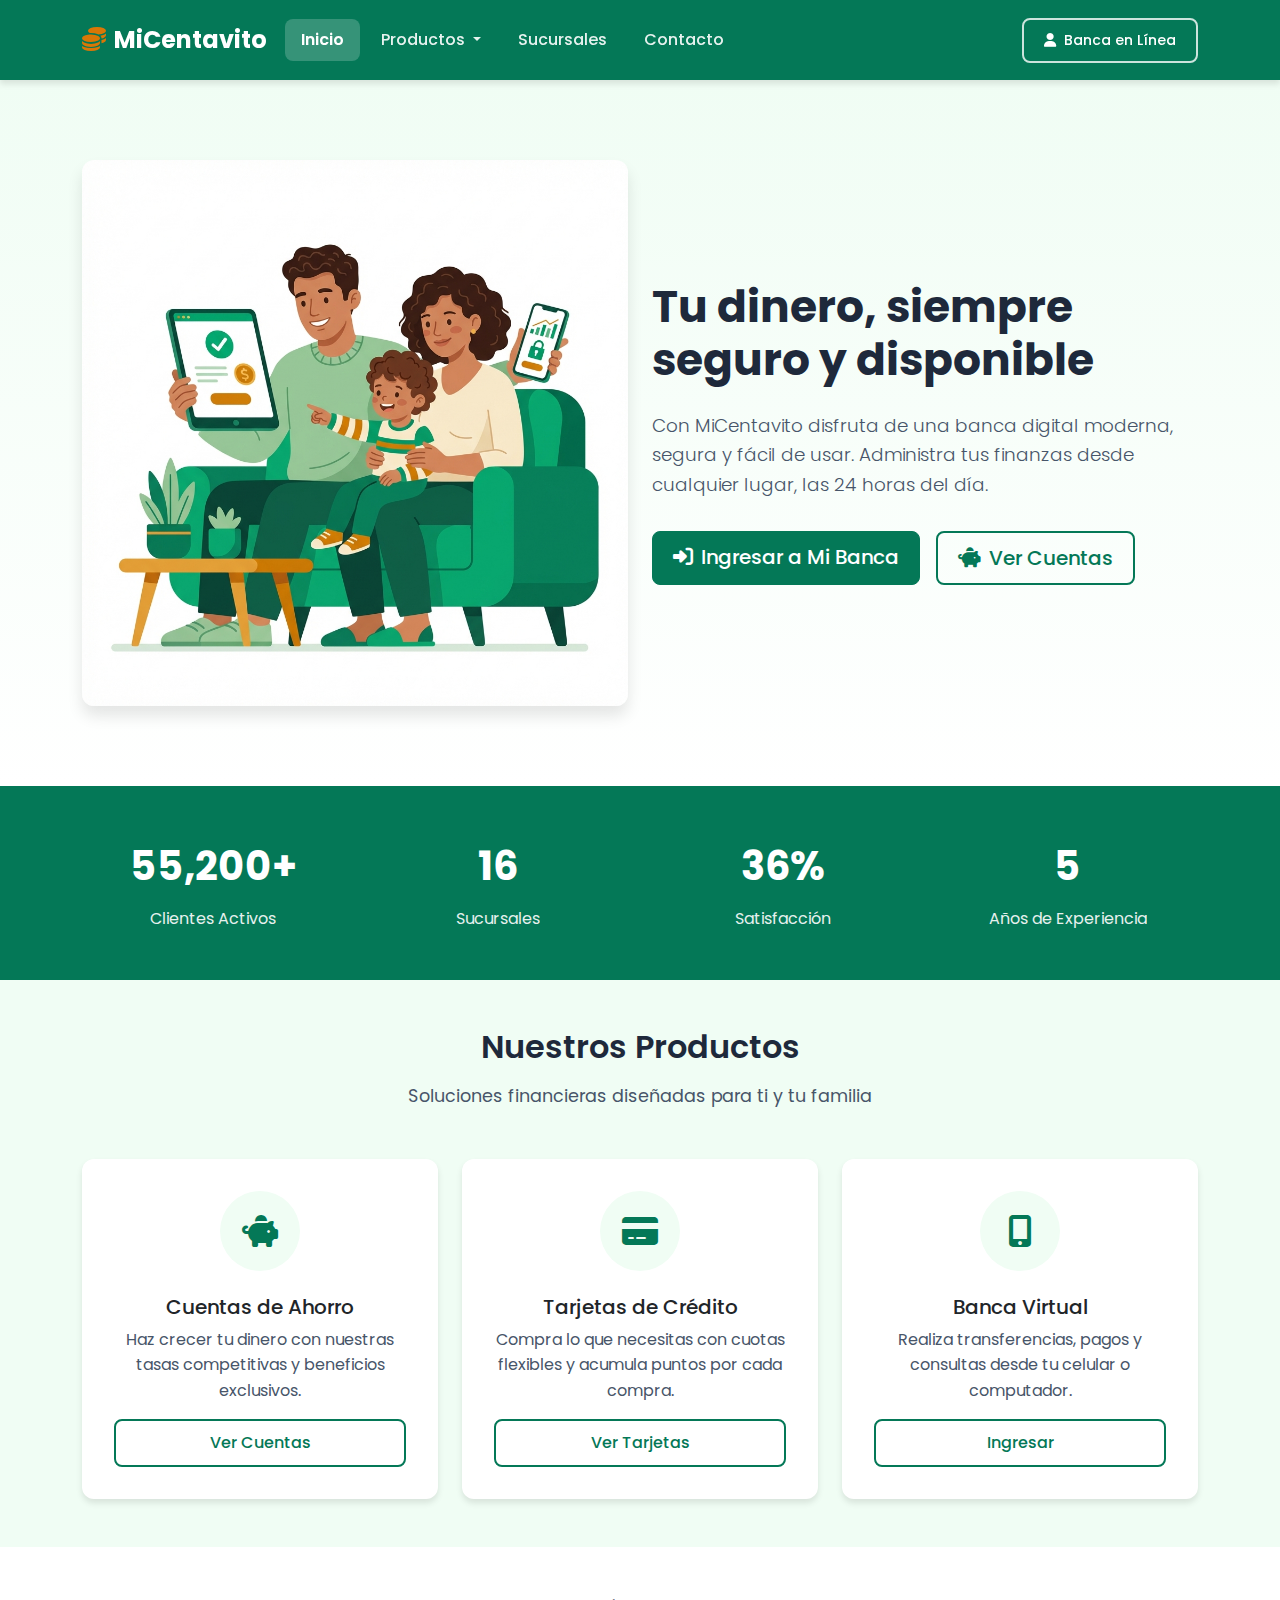
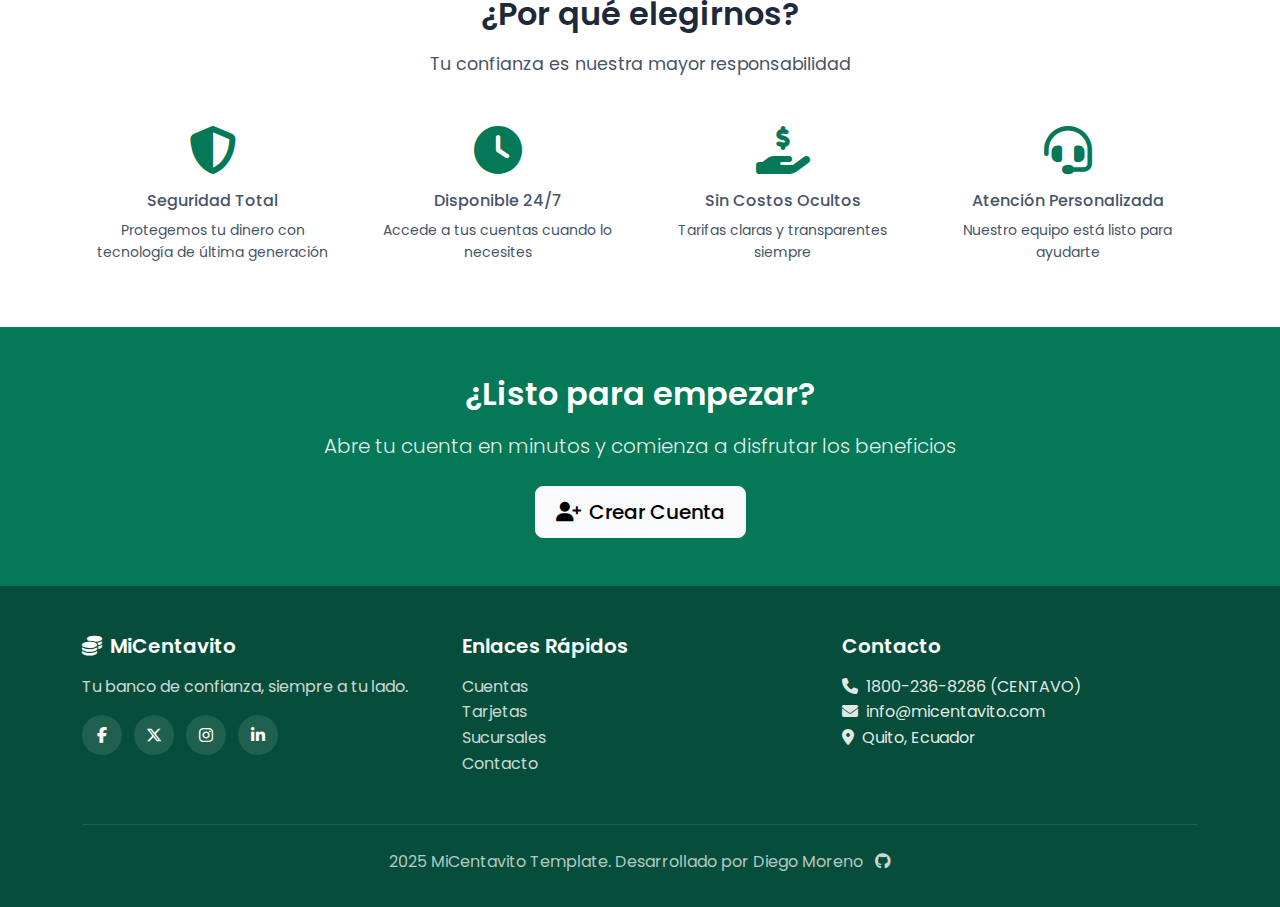
<file: index.html>
<!DOCTYPE html>
<html lang="es">
  <head>
    <meta charset="UTF-8" />
    <meta
      name="viewport"
      content="width=device-width, initial-scale=1, shrink-to-fit=no"
    />
    <title>MiCentavito | Tu banco de confianza</title>
    <meta
      name="description"
      content="MiCentavito - Banca digital segura y confiable. Cuentas de ahorro, tarjetas de crédito y servicios financieros para ti."
    />

    <!-- Bootstrap CSS -->
    <link
      href="https://cdn.jsdelivr.net/npm/bootstrap@5.3.3/dist/css/bootstrap.min.css"
      rel="stylesheet"
      crossorigin="anonymous"
    />

    <!-- Fuente Poppins de Google Fonts -->
    <link rel="preconnect" href="https://fonts.googleapis.com" />
    <link rel="preconnect" href="https://fonts.gstatic.com" crossorigin />
    <link
      href="https://fonts.googleapis.com/css2?family=Poppins:wght@400;500;600;700&display=swap"
      rel="stylesheet"
    />

    <!-- Font Awesome -->
    <link
      rel="stylesheet"
      href="https://cdnjs.cloudflare.com/ajax/libs/font-awesome/6.5.2/css/all.min.css"
      crossorigin="anonymous"
      referrerpolicy="no-referrer"
    />

    <!-- Favicon -->
    <link rel="icon" type="image/png" href="images/favicon.png" />

    <!-- CSS -->
    <link rel="stylesheet" href="css/styles.css" />
  </head>

  <body class="container-full-height">
    <!-- Header -->
    <header>
      <nav class="navbar navbar-expand-lg navbar-dark sticky-top">
        <div class="container">
          <!-- Logo -->
          <a class="navbar-brand" href="index.html">
            <i class="fas fa-coins me-2"></i>MiCentavito
          </a>

          <!-- Botón toggler móvil -->
          <button
            class="navbar-toggler"
            type="button"
            data-bs-toggle="collapse"
            data-bs-target="#navbarNav"
            aria-controls="navbarNav"
            aria-expanded="false"
            aria-label="Toggle navigation"
          >
            <span class="navbar-toggler-icon"></span>
          </button>

          <div class="collapse navbar-collapse" id="navbarNav">
            <!-- Links de navegación -->
            <ul class="navbar-nav me-auto mb-2 mb-lg-0">
              <li class="nav-item">
                <a class="nav-link active" aria-current="page" href="index.html"
                  >Inicio</a
                >
              </li>
              <!-- Dropdown de Productos -->
              <li class="nav-item dropdown">
                <a
                  class="nav-link dropdown-toggle"
                  href="#"
                  role="button"
                  data-bs-toggle="dropdown"
                  aria-expanded="false"
                >
                  Productos
                </a>
                <ul class="dropdown-menu">
                  <li>
                    <a class="dropdown-item" href="pages/cuentas.html"
                      ><i class="fas fa-piggy-bank me-2"></i>Cuentas</a
                    >
                  </li>
                  <li>
                    <a class="dropdown-item" href="pages/tarjetas.html"
                      ><i class="fas fa-credit-card me-2"></i>Tarjetas</a
                    >
                  </li>
                </ul>
              </li>
              <li class="nav-item">
                <a class="nav-link" href="pages/sucursales.html">Sucursales</a>
              </li>
              <li class="nav-item">
                <a class="nav-link" href="pages/contacto.html">Contacto</a>
              </li>
            </ul>

            <!-- Área de usuario -->
            <div id="userNavArea">
              <a href="pages/login.html" class="btn btn-outline-light btn-sm">
                <i class="fas fa-user me-1"></i> Banca en Línea
              </a>
            </div>
          </div>
        </div>
      </nav>
    </header>

    <!-- Contenido principal -->
    <main>
      <!-- Hero Section -->
      <section class="hero-section">
        <div class="container">
          <div class="row align-items-center">
            <div class="col-lg-6 order-lg-2 mb-4 mb-lg-0">
              <h1>Tu dinero, siempre seguro y disponible</h1>
              <p class="lead">
                Con MiCentavito disfruta de una banca digital moderna, segura y
                fácil de usar. Administra tus finanzas desde cualquier lugar,
                las 24 horas del día.
              </p>
              <div class="d-flex gap-3 flex-wrap">
                <a href="pages/login.html" class="btn btn-primary btn-lg">
                  <i class="fas fa-sign-in-alt me-2"></i>Ingresar a Mi Banca
                </a>
                <a
                  href="pages/cuentas.html"
                  class="btn btn-outline-primary btn-lg"
                >
                  <i class="fas fa-piggy-bank me-2"></i>Ver Cuentas
                </a>
              </div>
            </div>
            <div class="col-lg-6 order-lg-1">
              <img
                src="images/hero-micentavito.png"
                alt="Familia usando banca digital"
                class="img-fluid hero-image"
              />
            </div>
          </div>
        </div>
      </section>

      <!-- Estadísticas con contadores animados -->
      <section class="stats-section">
        <div class="container">
          <div class="row text-center">
            <div class="col-6 col-md-3 mb-3 mb-md-0">
              <div class="stat-item">
                <span class="stat-number" data-contador="150000" data-sufijo="+"
                  >0</span
                >
                <span class="stat-label">Clientes Activos</span>
              </div>
            </div>
            <div class="col-6 col-md-3 mb-3 mb-md-0">
              <div class="stat-item">
                <span class="stat-number" data-contador="45" data-sufijo=""
                  >0</span
                >
                <span class="stat-label">Sucursales</span>
              </div>
            </div>
            <div class="col-6 col-md-3">
              <div class="stat-item">
                <span class="stat-number" data-contador="98" data-sufijo="%"
                  >0</span
                >
                <span class="stat-label">Satisfacción</span>
              </div>
            </div>
            <div class="col-6 col-md-3">
              <div class="stat-item">
                <span class="stat-number" data-contador="15" data-sufijo=""
                  >0</span
                >
                <span class="stat-label">Años de Experiencia</span>
              </div>
            </div>
          </div>
        </div>
      </section>

      <!-- Productos principales -->
      <section class="py-5">
        <div class="container">
          <div class="section-title">
            <h2>Nuestros Productos</h2>
            <p>Soluciones financieras diseñadas para ti y tu familia</p>
          </div>
          <div class="row g-4">
            <article class="col-md-4">
              <div class="card product-card h-100">
                <div class="icon-wrapper">
                  <i class="fas fa-piggy-bank"></i>
                </div>
                <h3 class="h5">Cuentas de Ahorro</h3>
                <p>
                  Haz crecer tu dinero con nuestras tasas competitivas y
                  beneficios exclusivos.
                </p>
                <a
                  href="pages/cuentas.html"
                  class="btn btn-outline-primary mt-auto"
                  >Ver Cuentas</a
                >
              </div>
            </article>
            <article class="col-md-4">
              <div class="card product-card h-100">
                <div class="icon-wrapper">
                  <i class="fas fa-credit-card"></i>
                </div>
                <h3 class="h5">Tarjetas de Crédito</h3>
                <p>
                  Compra lo que necesitas con cuotas flexibles y acumula puntos
                  por cada compra.
                </p>
                <a
                  href="pages/tarjetas.html"
                  class="btn btn-outline-primary mt-auto"
                  >Ver Tarjetas</a
                >
              </div>
            </article>
            <article class="col-md-4">
              <div class="card product-card h-100">
                <div class="icon-wrapper">
                  <i class="fas fa-mobile-alt"></i>
                </div>
                <h3 class="h5">Banca Virtual</h3>
                <p>
                  Realiza transferencias, pagos y consultas desde tu celular o
                  computador.
                </p>
                <a
                  href="pages/login.html"
                  class="btn btn-outline-primary mt-auto"
                  >Ingresar</a
                >
              </div>
            </article>
          </div>
        </div>
      </section>

      <!-- Beneficios -->
      <section class="py-5 bg-light">
        <div class="container">
          <div class="section-title">
            <h2>¿Por qué elegirnos?</h2>
            <p>Tu confianza es nuestra mayor responsabilidad</p>
          </div>
          <div class="row g-4">
            <article class="col-md-3 text-center">
              <div class="mb-3">
                <i
                  class="fas fa-shield-alt fa-3x"
                  style="color: var(--color-primario)"
                ></i>
              </div>
              <h4 class="h6">Seguridad Total</h4>
              <p class="small">
                Protegemos tu dinero con tecnología de última generación
              </p>
            </article>
            <article class="col-md-3 text-center">
              <div class="mb-3">
                <i
                  class="fas fa-clock fa-3x"
                  style="color: var(--color-primario)"
                ></i>
              </div>
              <h4 class="h6">Disponible 24/7</h4>
              <p class="small">Accede a tus cuentas cuando lo necesites</p>
            </article>
            <article class="col-md-3 text-center">
              <div class="mb-3">
                <i
                  class="fas fa-hand-holding-usd fa-3x"
                  style="color: var(--color-primario)"
                ></i>
              </div>
              <h4 class="h6">Sin Costos Ocultos</h4>
              <p class="small">Tarifas claras y transparentes siempre</p>
            </article>
            <article class="col-md-3 text-center">
              <div class="mb-3">
                <i
                  class="fas fa-headset fa-3x"
                  style="color: var(--color-primario)"
                ></i>
              </div>
              <h4 class="h6">Atención Personalizada</h4>
              <p class="small">Nuestro equipo está listo para ayudarte</p>
            </article>
          </div>
        </div>
      </section>

      <!-- Call to Action -->
      <section class="py-5 bg-primary text-white">
        <div class="container text-center">
          <h2 class="mb-3 text-white">¿Listo para empezar?</h2>
          <p class="lead mb-4">
            Abre tu cuenta en minutos y comienza a disfrutar los beneficios
          </p>
          <a href="pages/registro.html" class="btn btn-light btn-lg">
            <i class="fas fa-user-plus me-2"></i>Crear Cuenta
          </a>
        </div>
      </section>
    </main>

    <!-- Footer -->
    <footer class="mt-auto">
      <div class="container">
        <div class="row">
          <div class="col-md-4 mb-4 mb-md-0">
            <h5><i class="fas fa-coins me-2"></i>MiCentavito</h5>
            <p class="mb-3">Tu banco de confianza, siempre a tu lado.</p>
            <div class="social-links">
              <a
                href="#"
                onclick="event.preventDefault(); mostrarAlerta('info', 'Síguenos en Facebook.');"
                ><i class="fab fa-facebook-f"></i
              ></a>
              <a
                href="#"
                onclick="event.preventDefault(); mostrarAlerta('info', 'Síguenos en X/Twitter.');"
                ><i class="fab fa-x-twitter"></i
              ></a>
              <a
                href="#"
                onclick="event.preventDefault(); mostrarAlerta('info', 'Síguenos en Instagram.');"
                ><i class="fab fa-instagram"></i
              ></a>
              <a
                href="#"
                onclick="event.preventDefault(); mostrarAlerta('info', 'Síguenos en LinkedIn.');"
                ><i class="fab fa-linkedin-in"></i
              ></a>
            </div>
          </div>
          <div class="col-md-4 mb-4 mb-md-0">
            <h5>Enlaces Rápidos</h5>
            <ul class="list-unstyled">
              <li><a href="pages/cuentas.html">Cuentas</a></li>
              <li><a href="pages/tarjetas.html">Tarjetas</a></li>
              <li><a href="pages/sucursales.html">Sucursales</a></li>
              <li><a href="pages/contacto.html">Contacto</a></li>
            </ul>
          </div>
          <div class="col-md-4">
            <h5>Contacto</h5>
            <ul class="list-unstyled">
              <li><i class="fas fa-phone me-2"></i>1800-236-8286 (CENTAVO)</li>
              <li><i class="fas fa-envelope me-2"></i>info@micentavito.com</li>
              <li><i class="fas fa-map-marker-alt me-2"></i>Quito, Ecuador</li>
            </ul>
          </div>
        </div>
        <div class="footer-bottom text-center">
          <p class="mb-0">
            2025 MiCentavito Template. Desarrollado por Diego Moreno
            <a href="https://github.com/damorenom" target="_blank" class="ms-2"
              ><i class="fab fa-github"></i
            ></a>
          </p>
        </div>
      </div>
    </footer>

    <!-- Bootstrap JS -->
    <script
      src="https://cdn.jsdelivr.net/npm/bootstrap@5.3.3/dist/js/bootstrap.bundle.min.js"
      crossorigin="anonymous"
    ></script>

    <!-- JavaScript -->
    <script src="js/scripts.js"></script>
  </body>
</html>
</file>
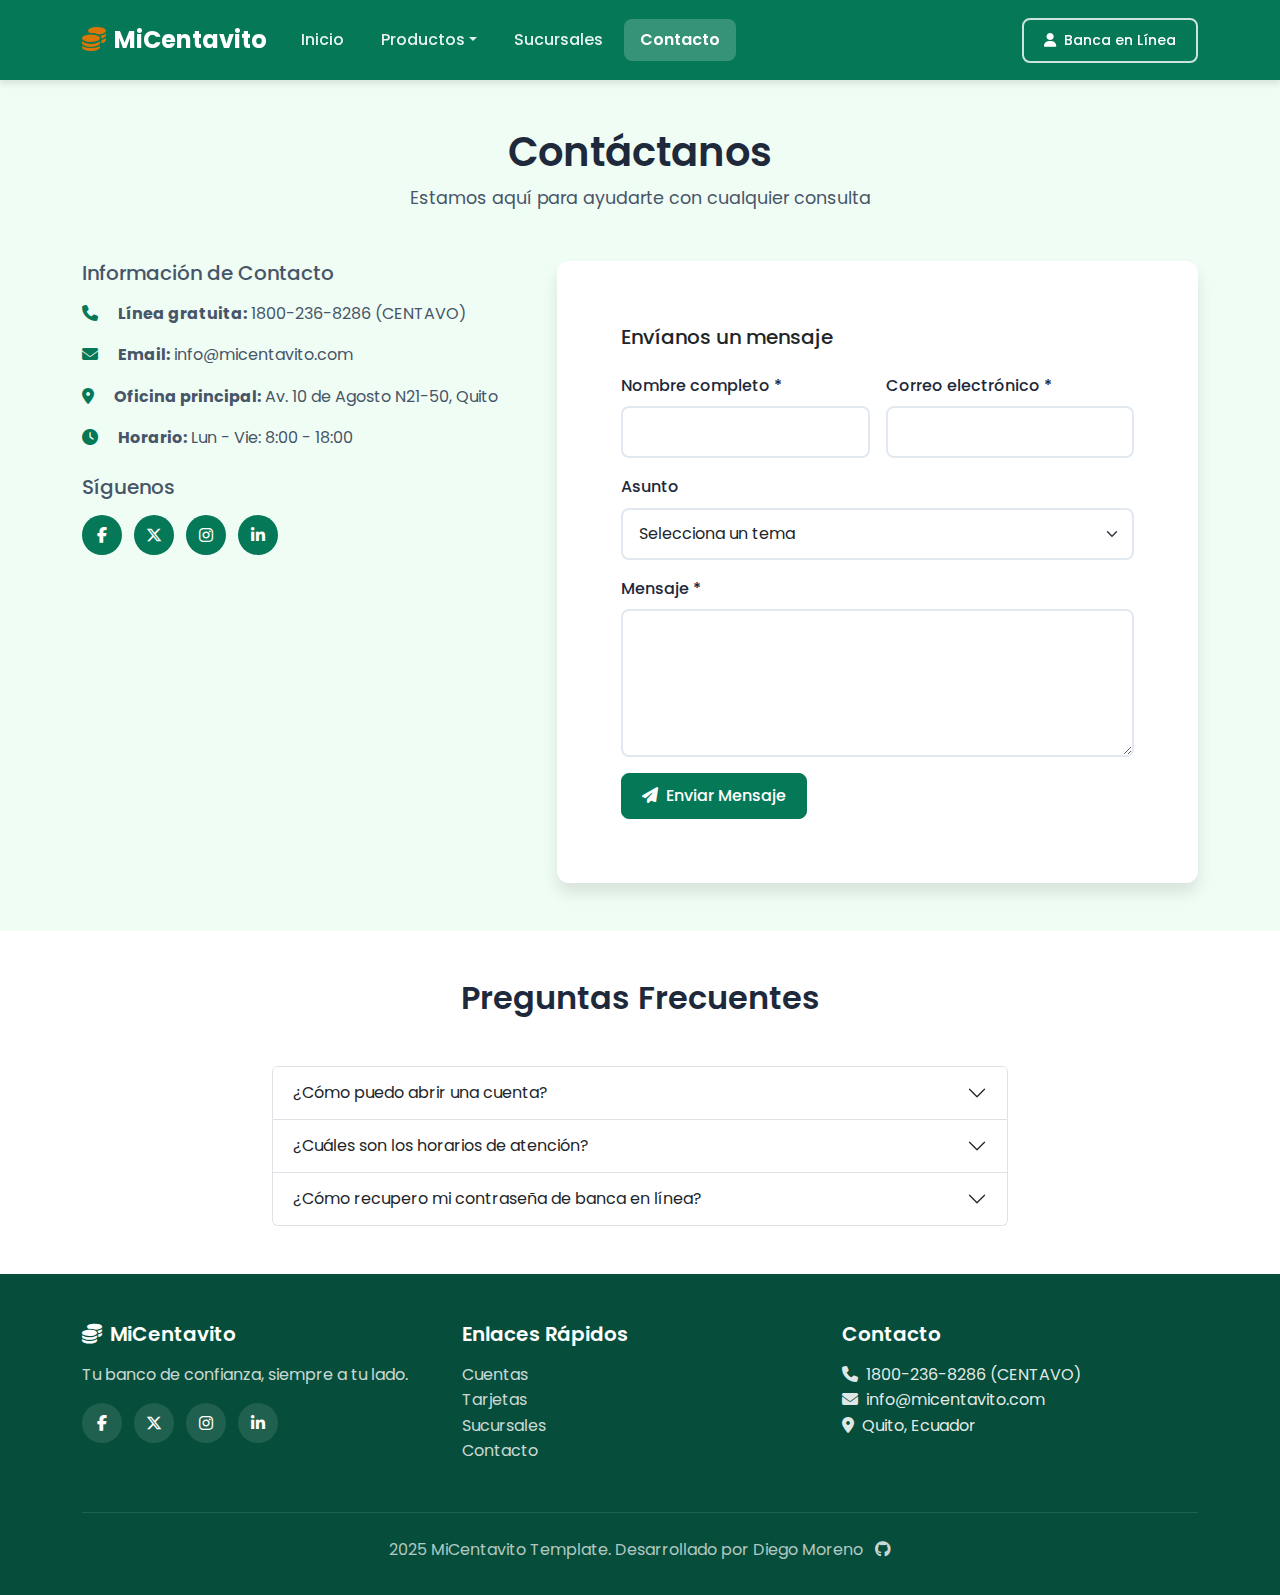
<file: pages/contacto.html>
<!DOCTYPE html>
<html lang="es">
  <head>
    <meta charset="UTF-8" />
    <meta name="viewport" content="width=device-width, initial-scale=1, shrink-to-fit=no" />
    <title>Contacto | MiCentavito</title>
    <meta name="description" content="¿Tienes dudas? Contáctanos. Estamos aquí para ayudarte con cualquier consulta sobre nuestros servicios." />

    <!-- Bootstrap CSS -->
    <link href="https://cdn.jsdelivr.net/npm/bootstrap@5.3.3/dist/css/bootstrap.min.css" rel="stylesheet" crossorigin="anonymous" />

    <!-- Fuente Poppins -->
    <link rel="preconnect" href="https://fonts.googleapis.com" />
    <link rel="preconnect" href="https://fonts.gstatic.com" crossorigin />
    <link href="https://fonts.googleapis.com/css2?family=Poppins:wght@400;500;600;700&display=swap" rel="stylesheet" />

    <!-- Font Awesome -->
    <link rel="stylesheet" href="https://cdnjs.cloudflare.com/ajax/libs/font-awesome/6.5.2/css/all.min.css" crossorigin="anonymous" referrerpolicy="no-referrer" />

    <!-- Favicon -->
    <link rel="icon" type="image/png" href="../images/favicon.png" />

    <!-- CSS -->
    <link rel="stylesheet" href="../css/styles.css" />
  </head>

  <body class="container-full-height">
    <!-- Header -->
    <header>
      <nav class="navbar navbar-expand-lg navbar-dark sticky-top">
        <div class="container">
          <a class="navbar-brand" href="../index.html">
            <i class="fas fa-coins me-2"></i>MiCentavito
          </a>
          <button class="navbar-toggler" type="button" data-bs-toggle="collapse" data-bs-target="#navbarNav">
            <span class="navbar-toggler-icon"></span>
          </button>
          <div class="collapse navbar-collapse" id="navbarNav">
            <ul class="navbar-nav me-auto mb-2 mb-lg-0">
              <li class="nav-item">
                <a class="nav-link" href="../index.html">Inicio</a>
              </li>
              <li class="nav-item dropdown">
                <a class="nav-link dropdown-toggle" href="#" role="button" data-bs-toggle="dropdown">Productos</a>
                <ul class="dropdown-menu">
                  <li><a class="dropdown-item" href="cuentas.html"><i class="fas fa-piggy-bank me-2"></i>Cuentas</a></li>
                  <li><a class="dropdown-item" href="tarjetas.html"><i class="fas fa-credit-card me-2"></i>Tarjetas</a></li>
                </ul>
              </li>
              <li class="nav-item">
                <a class="nav-link" href="sucursales.html">Sucursales</a>
              </li>
              <li class="nav-item">
                <a class="nav-link active" href="contacto.html">Contacto</a>
              </li>
            </ul>
            <div id="userNavArea">
              <a href="login.html" class="btn btn-outline-light btn-sm"><i class="fas fa-user me-1"></i> Banca en Línea</a>
            </div>
          </div>
        </div>
      </nav>
    </header>

    <!-- Contenido principal -->
    <main>
      <section class="py-5">
        <div class="container">
          <div class="section-title">
            <h1>Contáctanos</h1>
            <p>Estamos aquí para ayudarte con cualquier consulta</p>
          </div>

          <div class="row g-4">
            <!-- Información de contacto -->
            <div class="col-lg-5">
              <div class="mb-4">
                <h3 class="h5 mb-3">Información de Contacto</h3>
                <ul class="list-unstyled">
                  <li class="mb-3">
                    <i class="fas fa-phone me-3" style="color: var(--color-primario);"></i>
                    <strong>Línea gratuita:</strong> 1800-236-8286 (CENTAVO)
                  </li>
                  <li class="mb-3">
                    <i class="fas fa-envelope me-3" style="color: var(--color-primario);"></i>
                    <strong>Email:</strong> info@micentavito.com
                  </li>
                  <li class="mb-3">
                    <i class="fas fa-map-marker-alt me-3" style="color: var(--color-primario);"></i>
                    <strong>Oficina principal:</strong> Av. 10 de Agosto N21-50, Quito
                  </li>
                  <li class="mb-3">
                    <i class="fas fa-clock me-3" style="color: var(--color-primario);"></i>
                    <strong>Horario:</strong> Lun - Vie: 8:00 - 18:00
                  </li>
                </ul>
              </div>

              <div>
                <h3 class="h5 mb-3">Síguenos</h3>
                <div class="social-links-light">
                  <a href="#" onclick="event.preventDefault(); mostrarAlerta('info', 'Síguenos en Facebook.');"><i class="fab fa-facebook-f"></i></a>
                  <a href="#" onclick="event.preventDefault(); mostrarAlerta('info', 'Síguenos en X/Twitter.');"><i class="fab fa-x-twitter"></i></a>
                  <a href="#" onclick="event.preventDefault(); mostrarAlerta('info', 'Síguenos en Instagram.');"><i class="fab fa-instagram"></i></a>
                  <a href="#" onclick="event.preventDefault(); mostrarAlerta('info', 'Síguenos en LinkedIn.');"><i class="fab fa-linkedin-in"></i></a>
                </div>
              </div>
            </div>

            <!-- Formulario de contacto -->
            <div class="col-lg-7">
              <div class="card contact-form">
                <div class="card-body">
                  <h3 class="h5 mb-4">Envíanos un mensaje</h3>
                  <form onsubmit="event.preventDefault(); enviarFormulario();">
                    <div class="row g-3">
                      <div class="col-md-6">
                        <label for="nombre" class="form-label">Nombre completo *</label>
                        <input type="text" class="form-control" id="nombre" required />
                      </div>
                      <div class="col-md-6">
                        <label for="email" class="form-label">Correo electrónico *</label>
                        <input type="email" class="form-control" id="email" required />
                      </div>
                      <div class="col-12">
                        <label for="asunto" class="form-label">Asunto</label>
                        <select class="form-select" id="asunto">
                          <option value="" disabled selected>Selecciona un tema</option>
                          <option value="cuentas">Consulta sobre cuentas</option>
                          <option value="tarjetas">Consulta sobre tarjetas</option>
                          <option value="banca">Banca en línea</option>
                          <option value="reclamo">Reclamo</option>
                          <option value="otro">Otro</option>
                        </select>
                      </div>
                      <div class="col-12">
                        <label for="mensaje" class="form-label">Mensaje *</label>
                        <textarea class="form-control" id="mensaje" rows="5" required></textarea>
                      </div>
                      <div class="col-12">
                        <button type="submit" class="btn btn-primary">
                          <i class="fas fa-paper-plane me-2"></i>Enviar Mensaje
                        </button>
                      </div>
                    </div>
                  </form>
                  <!-- Contenedor para alertas del formulario -->
                  <div id="formAlertContainer"></div>
                </div>
              </div>
            </div>
          </div>
        </div>
      </section>

      <!-- Preguntas frecuentes -->
      <section class="py-5 bg-light">
        <div class="container">
          <div class="section-title">
            <h2>Preguntas Frecuentes</h2>
          </div>
          <div class="row justify-content-center">
            <div class="col-lg-8">
              <div class="accordion" id="faqAccordion">
                <div class="accordion-item">
                  <h2 class="accordion-header">
                    <button class="accordion-button collapsed" type="button" data-bs-toggle="collapse" data-bs-target="#faq1">
                      ¿Cómo puedo abrir una cuenta?
                    </button>
                  </h2>
                  <div id="faq1" class="accordion-collapse collapse" data-bs-parent="#faqAccordion">
                    <div class="accordion-body">
                      Puedes abrir tu cuenta en línea desde nuestra página web o visitando cualquiera de nuestras sucursales. Solo necesitas tu cédula de identidad, una planilla de servicio básico y un depósito inicial desde $10.
                    </div>
                  </div>
                </div>
                <div class="accordion-item">
                  <h2 class="accordion-header">
                    <button class="accordion-button collapsed" type="button" data-bs-toggle="collapse" data-bs-target="#faq2">
                      ¿Cuáles son los horarios de atención?
                    </button>
                  </h2>
                  <div id="faq2" class="accordion-collapse collapse" data-bs-parent="#faqAccordion">
                    <div class="accordion-body">
                      Nuestras sucursales atienden de lunes a viernes de 8:30 a 17:00. Las agencias en centros comerciales tienen horario extendido. La banca virtual está disponible las 24 horas del día.
                    </div>
                  </div>
                </div>
                <div class="accordion-item">
                  <h2 class="accordion-header">
                    <button class="accordion-button collapsed" type="button" data-bs-toggle="collapse" data-bs-target="#faq3">
                      ¿Cómo recupero mi contraseña de banca en línea?
                    </button>
                  </h2>
                  <div id="faq3" class="accordion-collapse collapse" data-bs-parent="#faqAccordion">
                    <div class="accordion-body">
                      En la página de inicio de sesión, haz clic en "¿Olvidaste tu contraseña?" y sigue las instrucciones. Te enviaremos un enlace a tu correo electrónico registrado para restablecer tu contraseña.
                    </div>
                  </div>
                </div>
              </div>
            </div>
          </div>
        </div>
      </section>
    </main>

    <!-- Footer -->
    <footer class="mt-auto">
      <div class="container">
        <div class="row">
          <div class="col-md-4 mb-4 mb-md-0">
            <h5><i class="fas fa-coins me-2"></i>MiCentavito</h5>
            <p class="mb-3">Tu banco de confianza, siempre a tu lado.</p>
            <div class="social-links">
              <a href="#" onclick="event.preventDefault(); mostrarAlerta('info', 'Síguenos en Facebook.');"><i class="fab fa-facebook-f"></i></a>
              <a href="#" onclick="event.preventDefault(); mostrarAlerta('info', 'Síguenos en X/Twitter.');"><i class="fab fa-x-twitter"></i></a>
              <a href="#" onclick="event.preventDefault(); mostrarAlerta('info', 'Síguenos en Instagram.');"><i class="fab fa-instagram"></i></a>
              <a href="#" onclick="event.preventDefault(); mostrarAlerta('info', 'Síguenos en LinkedIn.');"><i class="fab fa-linkedin-in"></i></a>
            </div>
          </div>
          <div class="col-md-4 mb-4 mb-md-0">
            <h5>Enlaces Rápidos</h5>
            <ul class="list-unstyled">
              <li><a href="cuentas.html">Cuentas</a></li>
              <li><a href="tarjetas.html">Tarjetas</a></li>
              <li><a href="sucursales.html">Sucursales</a></li>
              <li><a href="contacto.html">Contacto</a></li>
            </ul>
          </div>
          <div class="col-md-4">
            <h5>Contacto</h5>
            <ul class="list-unstyled">
              <li><i class="fas fa-phone me-2"></i>1800-236-8286 (CENTAVO)</li>
              <li><i class="fas fa-envelope me-2"></i>info@micentavito.com</li>
              <li><i class="fas fa-map-marker-alt me-2"></i>Quito, Ecuador</li>
            </ul>
          </div>
        </div>
        <div class="footer-bottom text-center">
          <p class="mb-0">2025 MiCentavito Template. Desarrollado por Diego Moreno <a href="https://github.com/damorenom" target="_blank" class="ms-2"><i class="fab fa-github"></i></a></p>
        </div>
      </div>
    </footer>

    <!-- Bootstrap JS -->
    <script src="https://cdn.jsdelivr.net/npm/bootstrap@5.3.3/dist/js/bootstrap.bundle.min.js" crossorigin="anonymous"></script>
    <script src="../js/scripts.js"></script>
  </body>
</html>
</file>
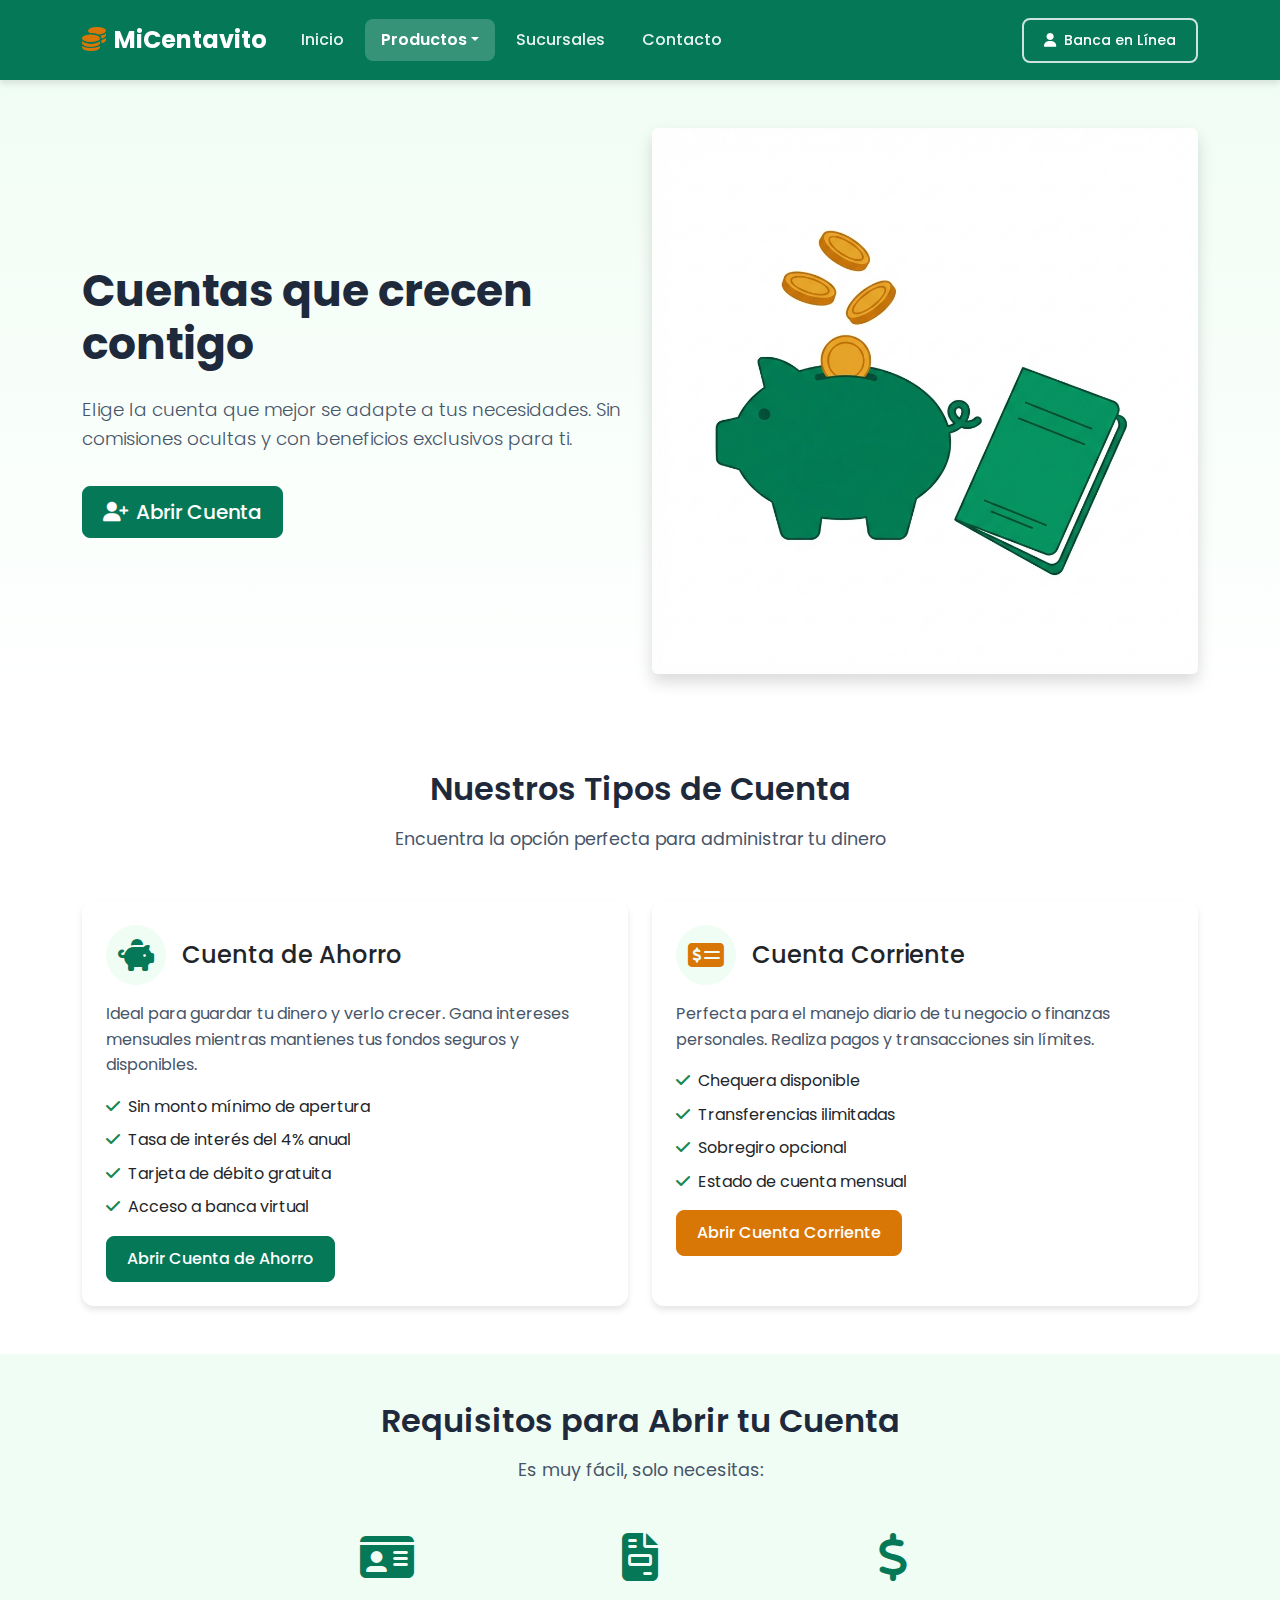
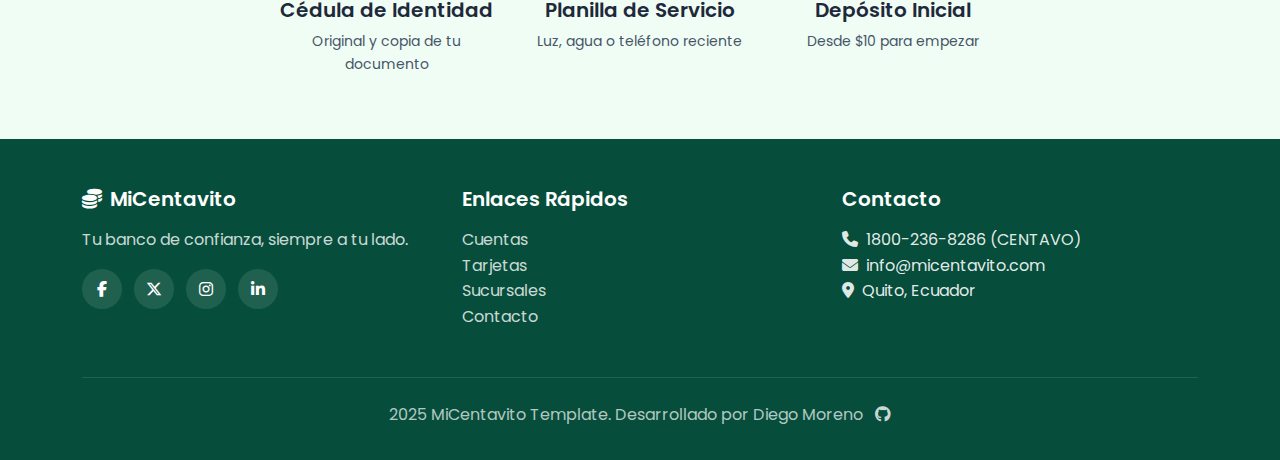
<file: pages/cuentas.html>
<!DOCTYPE html>
<html lang="es">
  <head>
    <meta charset="UTF-8" />
    <meta name="viewport" content="width=device-width, initial-scale=1, shrink-to-fit=no" />
    <title>Cuentas | MiCentavito</title>
    <meta name="description" content="Conoce nuestras cuentas de ahorro y corriente. Abre tu cuenta hoy y empieza a hacer crecer tu dinero." />

    <!-- Bootstrap CSS -->
    <link href="https://cdn.jsdelivr.net/npm/bootstrap@5.3.3/dist/css/bootstrap.min.css" rel="stylesheet" crossorigin="anonymous" />

    <!-- Fuente Poppins -->
    <link rel="preconnect" href="https://fonts.googleapis.com" />
    <link rel="preconnect" href="https://fonts.gstatic.com" crossorigin />
    <link href="https://fonts.googleapis.com/css2?family=Poppins:wght@400;500;600;700&display=swap" rel="stylesheet" />

    <!-- Font Awesome -->
    <link rel="stylesheet" href="https://cdnjs.cloudflare.com/ajax/libs/font-awesome/6.5.2/css/all.min.css" crossorigin="anonymous" referrerpolicy="no-referrer" />

    <!-- Favicon -->
    <link rel="icon" type="image/png" href="../images/favicon.png" />

    <!-- CSS -->
    <link rel="stylesheet" href="../css/styles.css" />
  </head>

  <body class="container-full-height">
    <!-- Header -->
    <header>
      <nav class="navbar navbar-expand-lg navbar-dark sticky-top">
        <div class="container">
          <a class="navbar-brand" href="../index.html">
            <i class="fas fa-coins me-2"></i>MiCentavito
          </a>
          <button class="navbar-toggler" type="button" data-bs-toggle="collapse" data-bs-target="#navbarNav">
            <span class="navbar-toggler-icon"></span>
          </button>
          <div class="collapse navbar-collapse" id="navbarNav">
            <ul class="navbar-nav me-auto mb-2 mb-lg-0">
              <li class="nav-item">
                <a class="nav-link" href="../index.html">Inicio</a>
              </li>
              <li class="nav-item dropdown">
                <a class="nav-link dropdown-toggle active" href="#" role="button" data-bs-toggle="dropdown">Productos</a>
                <ul class="dropdown-menu">
                  <li><a class="dropdown-item" href="cuentas.html"><i class="fas fa-piggy-bank me-2"></i>Cuentas</a></li>
                  <li><a class="dropdown-item" href="tarjetas.html"><i class="fas fa-credit-card me-2"></i>Tarjetas</a></li>
                </ul>
              </li>
              <li class="nav-item">
                <a class="nav-link" href="sucursales.html">Sucursales</a>
              </li>
              <li class="nav-item">
                <a class="nav-link" href="contacto.html">Contacto</a>
              </li>
            </ul>
            <div id="userNavArea">
              <a href="login.html" class="btn btn-outline-light btn-sm"><i class="fas fa-user me-1"></i> Banca en Línea</a>
            </div>
          </div>
        </div>
      </nav>
    </header>

    <!-- Contenido principal -->
    <main>
      <!-- Hero de cuentas -->
      <section class="hero-section py-5">
        <div class="container">
          <div class="row align-items-center">
            <div class="col-lg-6 mb-4 mb-lg-0">
              <h1>Cuentas que crecen contigo</h1>
              <p class="lead">
                Elige la cuenta que mejor se adapte a tus necesidades. 
                Sin comisiones ocultas y con beneficios exclusivos para ti.
              </p>
              <a href="registro.html" class="btn btn-primary btn-lg">
                <i class="fas fa-user-plus me-2"></i>Abrir Cuenta
              </a>
            </div>
            <div class="col-lg-6">
              <img src="../images/cuentas-banner.png" alt="Cuentas bancarias" class="img-fluid rounded shadow" />
            </div>
          </div>
        </div>
      </section>

      <!-- Tipos de cuentas -->
      <section class="py-5 bg-light">
        <div class="container">
          <div class="section-title">
            <h2>Nuestros Tipos de Cuenta</h2>
            <p>Encuentra la opción perfecta para administrar tu dinero</p>
          </div>
          <div class="row g-4">
            <!-- Cuenta de Ahorro -->
            <article class="col-md-6">
              <div class="card h-100">
                <div class="card-body p-4">
                  <div class="d-flex align-items-center mb-3">
                    <div class="icon-wrapper me-3" style="width: 60px; height: 60px; background: var(--color-fondo); border-radius: 50%; display: flex; align-items: center; justify-content: center;">
                      <i class="fas fa-piggy-bank fa-2x" style="color: var(--color-primario);"></i>
                    </div>
                    <h3 class="h4 mb-0">Cuenta de Ahorro</h3>
                  </div>
                  <p>Ideal para guardar tu dinero y verlo crecer. Gana intereses mensuales mientras mantienes tus fondos seguros y disponibles.</p>
                  <ul class="list-unstyled">
                    <li class="mb-2"><i class="fas fa-check text-success me-2"></i>Sin monto mínimo de apertura</li>
                    <li class="mb-2"><i class="fas fa-check text-success me-2"></i>Tasa de interés del 4% anual</li>
                    <li class="mb-2"><i class="fas fa-check text-success me-2"></i>Tarjeta de débito gratuita</li>
                    <li class="mb-2"><i class="fas fa-check text-success me-2"></i>Acceso a banca virtual</li>
                  </ul>
                  <a href="registro.html" class="btn btn-primary">Abrir Cuenta de Ahorro</a>
                </div>
              </div>
            </article>
            <!-- Cuenta Corriente -->
            <article class="col-md-6">
              <div class="card h-100">
                <div class="card-body p-4">
                  <div class="d-flex align-items-center mb-3">
                    <div class="icon-wrapper me-3" style="width: 60px; height: 60px; background: var(--color-fondo); border-radius: 50%; display: flex; align-items: center; justify-content: center;">
                      <i class="fas fa-money-check-alt fa-2x" style="color: var(--color-secundario);"></i>
                    </div>
                    <h3 class="h4 mb-0">Cuenta Corriente</h3>
                  </div>
                  <p>Perfecta para el manejo diario de tu negocio o finanzas personales. Realiza pagos y transacciones sin límites.</p>
                  <ul class="list-unstyled">
                    <li class="mb-2"><i class="fas fa-check text-success me-2"></i>Chequera disponible</li>
                    <li class="mb-2"><i class="fas fa-check text-success me-2"></i>Transferencias ilimitadas</li>
                    <li class="mb-2"><i class="fas fa-check text-success me-2"></i>Sobregiro opcional</li>
                    <li class="mb-2"><i class="fas fa-check text-success me-2"></i>Estado de cuenta mensual</li>
                  </ul>
                  <a href="registro.html" class="btn btn-secondary">Abrir Cuenta Corriente</a>
                </div>
              </div>
            </article>
          </div>
        </div>
      </section>

      <!-- Requisitos -->
      <section class="py-5">
        <div class="container">
          <div class="section-title">
            <h2>Requisitos para Abrir tu Cuenta</h2>
            <p>Es muy fácil, solo necesitas:</p>
          </div>
          <div class="row justify-content-center">
            <div class="col-lg-8">
              <div class="row g-4 text-center">
                <div class="col-md-4">
                  <div class="mb-3">
                    <i class="fas fa-id-card fa-3x" style="color: var(--color-primario);"></i>
                  </div>
                  <h5>Cédula de Identidad</h5>
                  <p class="small">Original y copia de tu documento</p>
                </div>
                <div class="col-md-4">
                  <div class="mb-3">
                    <i class="fas fa-file-invoice fa-3x" style="color: var(--color-primario);"></i>
                  </div>
                  <h5>Planilla de Servicio</h5>
                  <p class="small">Luz, agua o teléfono reciente</p>
                </div>
                <div class="col-md-4">
                  <div class="mb-3">
                    <i class="fas fa-dollar-sign fa-3x" style="color: var(--color-primario);"></i>
                  </div>
                  <h5>Depósito Inicial</h5>
                  <p class="small">Desde $10 para empezar</p>
                </div>
              </div>
            </div>
          </div>
        </div>
      </section>
    </main>

    <!-- Footer -->
    <footer class="mt-auto">
      <div class="container">
        <div class="row">
          <div class="col-md-4 mb-4 mb-md-0">
            <h5><i class="fas fa-coins me-2"></i>MiCentavito</h5>
            <p class="mb-3">Tu banco de confianza, siempre a tu lado.</p>
            <div class="social-links">
              <a href="#" onclick="event.preventDefault(); mostrarAlerta('info', 'Síguenos en Facebook.');"><i class="fab fa-facebook-f"></i></a>
              <a href="#" onclick="event.preventDefault(); mostrarAlerta('info', 'Síguenos en X/Twitter.');"><i class="fab fa-x-twitter"></i></a>
              <a href="#" onclick="event.preventDefault(); mostrarAlerta('info', 'Síguenos en Instagram.');"><i class="fab fa-instagram"></i></a>
              <a href="#" onclick="event.preventDefault(); mostrarAlerta('info', 'Síguenos en LinkedIn.');"><i class="fab fa-linkedin-in"></i></a>
            </div>
          </div>
          <div class="col-md-4 mb-4 mb-md-0">
            <h5>Enlaces Rápidos</h5>
            <ul class="list-unstyled">
              <li><a href="cuentas.html">Cuentas</a></li>
              <li><a href="tarjetas.html">Tarjetas</a></li>
              <li><a href="sucursales.html">Sucursales</a></li>
              <li><a href="contacto.html">Contacto</a></li>
            </ul>
          </div>
          <div class="col-md-4">
            <h5>Contacto</h5>
            <ul class="list-unstyled">
              <li><i class="fas fa-phone me-2"></i>1800-236-8286 (CENTAVO)</li>
              <li><i class="fas fa-envelope me-2"></i>info@micentavito.com</li>
              <li><i class="fas fa-map-marker-alt me-2"></i>Quito, Ecuador</li>
            </ul>
          </div>
        </div>
        <div class="footer-bottom text-center">
          <p class="mb-0">2025 MiCentavito Template. Desarrollado por Diego Moreno <a href="https://github.com/damorenom" target="_blank" class="ms-2"><i class="fab fa-github"></i></a></p>
        </div>
      </div>
    </footer>

    <!-- Bootstrap JS -->
    <script src="https://cdn.jsdelivr.net/npm/bootstrap@5.3.3/dist/js/bootstrap.bundle.min.js" crossorigin="anonymous"></script>
    <script src="../js/scripts.js"></script>
  </body>
</html>
</file>
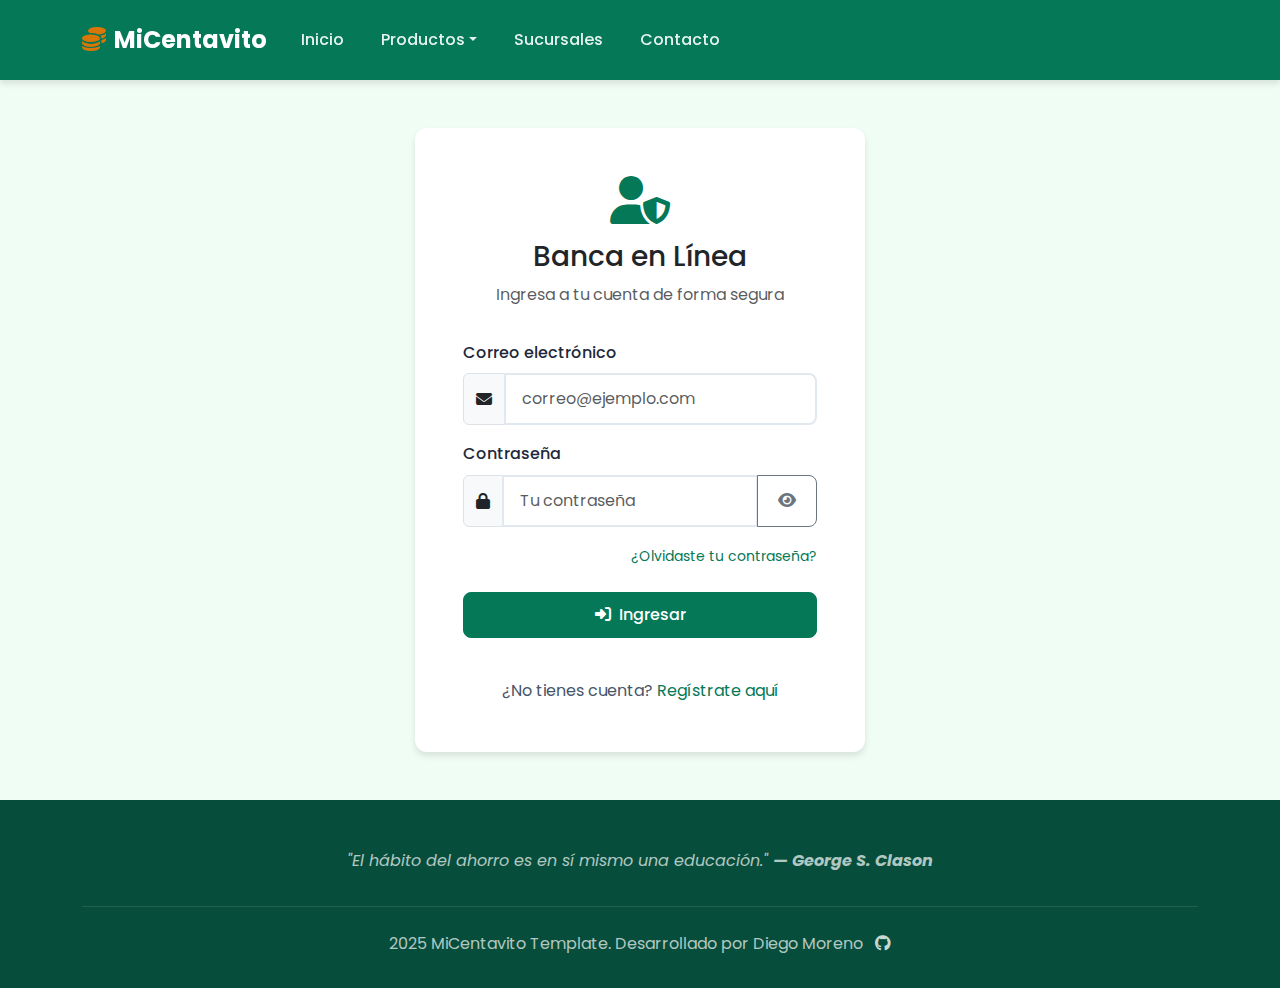
<file: pages/dashboard.html>
<!DOCTYPE html>
<html lang="es">
  <head>
    <meta charset="UTF-8" />
    <meta name="viewport" content="width=device-width, initial-scale=1, shrink-to-fit=no" />
    <title>Mi Banca | MiCentavito</title>
    <meta name="description" content="Panel de banca virtual MiCentavito. Consulta tus saldos, realiza transferencias y más." />

    <!-- Bootstrap CSS -->
    <link href="https://cdn.jsdelivr.net/npm/bootstrap@5.3.3/dist/css/bootstrap.min.css" rel="stylesheet" crossorigin="anonymous" />

    <!-- Fuente Poppins -->
    <link rel="preconnect" href="https://fonts.googleapis.com" />
    <link rel="preconnect" href="https://fonts.gstatic.com" crossorigin />
    <link href="https://fonts.googleapis.com/css2?family=Poppins:wght@400;500;600;700&display=swap" rel="stylesheet" />

    <!-- Font Awesome -->
    <link rel="stylesheet" href="https://cdnjs.cloudflare.com/ajax/libs/font-awesome/6.5.2/css/all.min.css" crossorigin="anonymous" referrerpolicy="no-referrer" />

    <!-- Favicon -->
    <link rel="icon" type="image/png" href="../images/favicon.png" />

    <!-- CSS -->
    <link rel="stylesheet" href="../css/styles.css" />
  </head>

  <body class="container-full-height">
    <!-- Header del Dashboard -->
    <header>
      <nav class="navbar navbar-expand-lg navbar-dark sticky-top">
        <div class="container">
          <a class="navbar-brand" href="../index.html">
            <i class="fas fa-coins me-2"></i>MiCentavito
          </a>
          <button class="navbar-toggler" type="button" data-bs-toggle="collapse" data-bs-target="#navbarNav">
            <span class="navbar-toggler-icon"></span>
          </button>
          <div class="collapse navbar-collapse" id="navbarNav">
            <ul class="navbar-nav me-auto mb-2 mb-lg-0">
              <li class="nav-item">
                <a class="nav-link" href="../index.html">Inicio</a>
              </li>
              <li class="nav-item">
                <a class="nav-link active" href="dashboard.html">Mi Banca</a>
              </li>
            </ul>
            <div>
              <button class="btn btn-outline-light btn-sm" onclick="cerrarSesion()">
                <i class="fas fa-sign-out-alt me-1"></i> Cerrar Sesión
              </button>
            </div>
          </div>
        </div>
      </nav>
    </header>

    <!-- Contenido principal -->
    <main>
      <!-- Header del dashboard -->
      <section class="dashboard-header">
        <div class="container">
          <div class="row align-items-center">
            <div class="col">
              <h1 class="h3 mb-1">Bienvenido, <span id="nombreUsuario">Usuario</span></h1>
              <p class="mb-0" style="color: rgba(255,255,255,0.85);">Panel de Banca Virtual</p>
            </div>
          </div>
        </div>
      </section>

      <!-- Contenido del dashboard -->
      <section class="py-4">
        <div class="container">
          <div class="row g-4">
            <!-- Tarjeta de saldo -->
            <div class="col-lg-4">
              <div class="card balance-card">
                <div class="card-body">
                  <p class="balance-label mb-1">Saldo Disponible</p>
                  <h2 class="balance-amount" id="saldoUsuario">$0.00</h2>
                  <p class="mb-0 mt-3 small" style="color: rgba(255,255,255,0.85);">
                    <i class="fas fa-credit-card me-2"></i>Cuenta: <span id="numeroCuenta">----</span>
                  </p>
                </div>
              </div>
            </div>

            <!-- Acciones rápidas -->
            <div class="col-lg-8">
              <div class="card h-100">
                <div class="card-body">
                  <h3 class="h5 mb-4">Acciones Rápidas</h3>
                  <div class="row g-3">
                    <div class="col-6 col-md-3">
                      <div class="quick-action card" onclick="funcionNoDisponible()">
                        <div class="icon-wrapper">
                          <i class="fas fa-exchange-alt"></i>
                        </div>
                        <span>Transferir</span>
                      </div>
                    </div>
                    <div class="col-6 col-md-3">
                      <div class="quick-action card" onclick="funcionNoDisponible()">
                        <div class="icon-wrapper">
                          <i class="fas fa-file-invoice-dollar"></i>
                        </div>
                        <span>Pagar</span>
                      </div>
                    </div>
                    <div class="col-6 col-md-3">
                      <div class="quick-action card" onclick="funcionNoDisponible()">
                        <div class="icon-wrapper">
                          <i class="fas fa-mobile-alt"></i>
                        </div>
                        <span>Recargar</span>
                      </div>
                    </div>
                    <div class="col-6 col-md-3">
                      <div class="quick-action card" onclick="funcionNoDisponible()">
                        <div class="icon-wrapper">
                          <i class="fas fa-history"></i>
                        </div>
                        <span>Historial</span>
                      </div>
                    </div>
                  </div>
                </div>
              </div>
            </div>
          </div>

          <!-- Últimos movimientos -->
          <div class="row mt-4">
            <div class="col-12">
              <div class="card">
                <div class="card-body">
                  <div class="d-flex justify-content-between align-items-center mb-4">
                    <h3 class="h5 mb-0">Últimos Movimientos</h3>
                    <a href="#" class="small" onclick="event.preventDefault(); funcionNoDisponible();">Ver todos</a>
                  </div>

                  <!-- Lista de movimientos (dinámica según el usuario) -->
                  <div id="listaMovimientos">
                    <!-- Se llena con JavaScript -->
                  </div>
                </div>
              </div>
            </div>
          </div>

          <!-- Productos del usuario -->
          <div class="row mt-4 g-4">
            <div class="col-md-6">
              <div class="card h-100">
                <div class="card-body">
                  <h3 class="h5 mb-3"><i class="fas fa-piggy-bank me-2" style="color: var(--color-primario);"></i>Mi Cuenta de Ahorro</h3>
                  <p class="text-muted mb-2">Cuenta activa desde 2024</p>
                  <ul class="list-unstyled small">
                    <li><i class="fas fa-check text-success me-2"></i>Tasa de interés: 4% anual</li>
                    <li><i class="fas fa-check text-success me-2"></i>Sin costos de mantenimiento</li>
                  </ul>
                </div>
              </div>
            </div>
            <div class="col-md-6">
              <div class="card h-100">
                <div class="card-body">
                  <h3 class="h5 mb-3"><i class="fas fa-credit-card me-2" style="color: var(--color-secundario);"></i>Mi Tarjeta de Débito</h3>
                  <p class="text-muted mb-2">Visa **** 5678</p>
                  <ul class="list-unstyled small">
                    <li><i class="fas fa-check text-success me-2"></i>Compras nacionales e internacionales</li>
                    <li><i class="fas fa-check text-success me-2"></i>Retiros en cajeros</li>
                  </ul>
                </div>
              </div>
            </div>
          </div>
        </div>
      </section>
    </main>

    <!-- Footer -->
    <footer class="mt-auto">
      <div class="container">
        <div class="row">
          <div class="col-md-4 mb-4 mb-md-0">
            <h5><i class="fas fa-coins me-2"></i>MiCentavito</h5>
            <p class="mb-3">Tu banco de confianza, siempre a tu lado.</p>
            <div class="social-links">
              <a href="#" onclick="event.preventDefault(); mostrarAlerta('info', 'Síguenos en Facebook.');"><i class="fab fa-facebook-f"></i></a>
              <a href="#" onclick="event.preventDefault(); mostrarAlerta('info', 'Síguenos en X/Twitter.');"><i class="fab fa-x-twitter"></i></a>
              <a href="#" onclick="event.preventDefault(); mostrarAlerta('info', 'Síguenos en Instagram.');"><i class="fab fa-instagram"></i></a>
              <a href="#" onclick="event.preventDefault(); mostrarAlerta('info', 'Síguenos en LinkedIn.');"><i class="fab fa-linkedin-in"></i></a>
            </div>
          </div>
          <div class="col-md-4 mb-4 mb-md-0">
            <h5>Enlaces Rápidos</h5>
            <ul class="list-unstyled">
              <li><a href="cuentas.html">Cuentas</a></li>
              <li><a href="tarjetas.html">Tarjetas</a></li>
              <li><a href="sucursales.html">Sucursales</a></li>
              <li><a href="contacto.html">Contacto</a></li>
            </ul>
          </div>
          <div class="col-md-4">
            <h5>Contacto</h5>
            <ul class="list-unstyled">
              <li><i class="fas fa-phone me-2"></i>1800-236-8286 (CENTAVO)</li>
              <li><i class="fas fa-envelope me-2"></i>info@micentavito.com</li>
              <li><i class="fas fa-map-marker-alt me-2"></i>Quito, Ecuador</li>
            </ul>
          </div>
        </div>
        <div class="footer-bottom text-center">
          <p class="mb-0">2025 MiCentavito Template. Desarrollado por Diego Moreno <a href="https://github.com/damorenom" target="_blank" class="ms-2"><i class="fab fa-github"></i></a></p>
        </div>
      </div>
    </footer>

    <!-- Bootstrap JS -->
    <script src="https://cdn.jsdelivr.net/npm/bootstrap@5.3.3/dist/js/bootstrap.bundle.min.js" crossorigin="anonymous"></script>
    <script src="../js/scripts.js"></script>
    
    <!-- Cargar datos del dashboard -->
    <script>
      document.addEventListener("DOMContentLoaded", function() {
        cargarDashboard();
      });
    </script>
  </body>
</html>
</file>
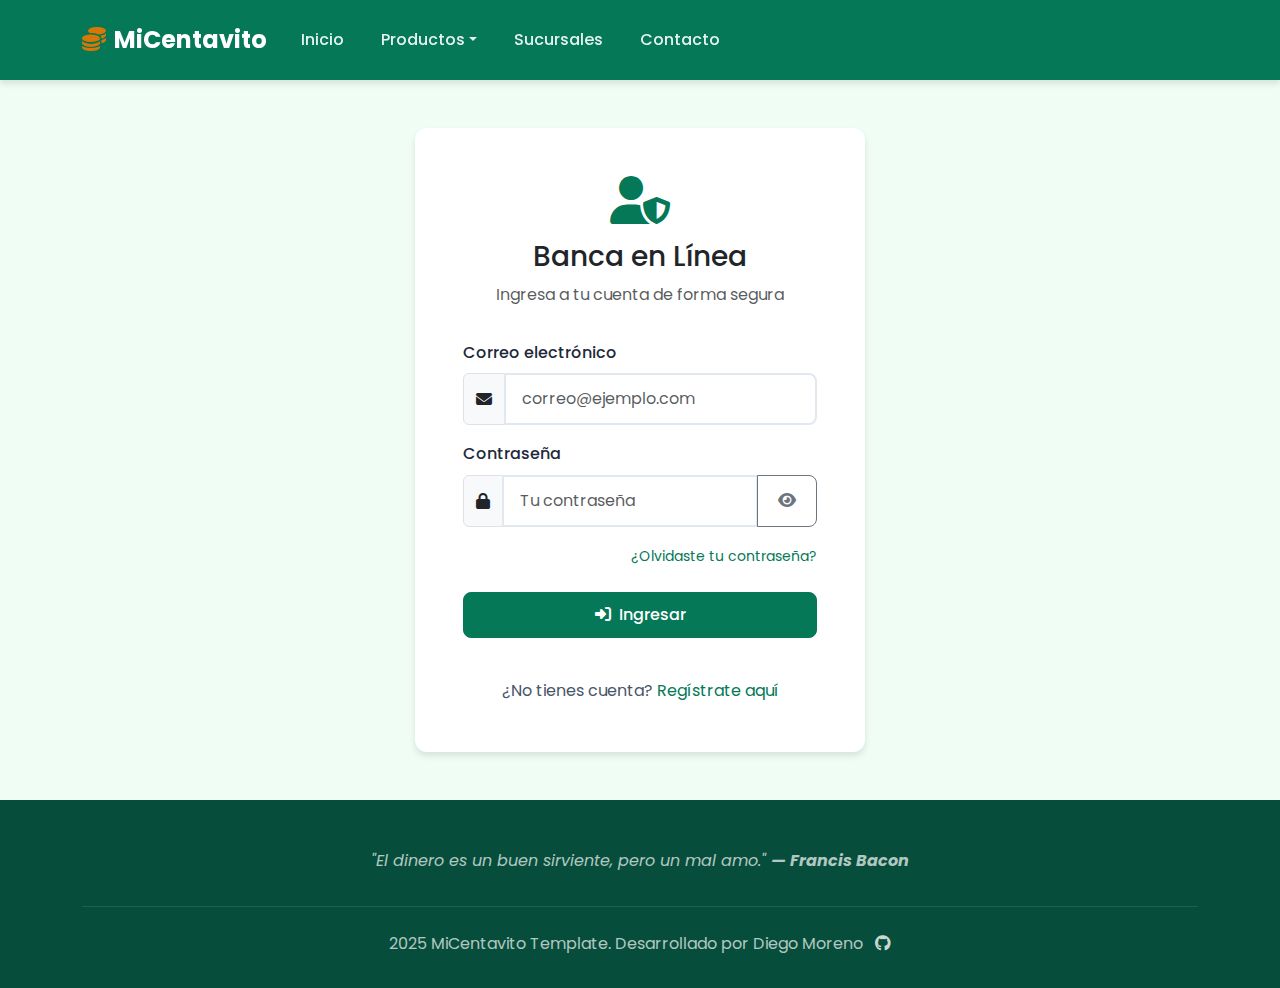
<file: pages/login.html>
<!DOCTYPE html>
<html lang="es">
  <head>
    <meta charset="UTF-8" />
    <meta name="viewport" content="width=device-width, initial-scale=1, shrink-to-fit=no" />
    <title>Iniciar Sesión | MiCentavito</title>
    <meta name="description" content="Accede a tu banca en línea MiCentavito. Consulta saldos, realiza transferencias y más." />

    <!-- Bootstrap CSS -->
    <link href="https://cdn.jsdelivr.net/npm/bootstrap@5.3.3/dist/css/bootstrap.min.css" rel="stylesheet" crossorigin="anonymous" />

    <!-- Fuente Poppins -->
    <link rel="preconnect" href="https://fonts.googleapis.com" />
    <link rel="preconnect" href="https://fonts.gstatic.com" crossorigin />
    <link href="https://fonts.googleapis.com/css2?family=Poppins:wght@400;500;600;700&display=swap" rel="stylesheet" />

    <!-- Font Awesome -->
    <link rel="stylesheet" href="https://cdnjs.cloudflare.com/ajax/libs/font-awesome/6.5.2/css/all.min.css" crossorigin="anonymous" referrerpolicy="no-referrer" />

    <!-- Favicon -->
    <link rel="icon" type="image/png" href="../images/favicon.png" />

    <!-- CSS -->
    <link rel="stylesheet" href="../css/styles.css" />
  </head>

  <body class="container-full-height">
    <!-- Header -->
    <header>
      <nav class="navbar navbar-expand-lg navbar-dark sticky-top">
        <div class="container">
          <a class="navbar-brand" href="../index.html">
            <i class="fas fa-coins me-2"></i>MiCentavito
          </a>
          <button class="navbar-toggler" type="button" data-bs-toggle="collapse" data-bs-target="#navbarNav">
            <span class="navbar-toggler-icon"></span>
          </button>
          <div class="collapse navbar-collapse" id="navbarNav">
            <ul class="navbar-nav me-auto mb-2 mb-lg-0">
              <li class="nav-item">
                <a class="nav-link" href="../index.html">Inicio</a>
              </li>
              <li class="nav-item dropdown">
                <a class="nav-link dropdown-toggle" href="#" role="button" data-bs-toggle="dropdown">Productos</a>
                <ul class="dropdown-menu">
                  <li><a class="dropdown-item" href="cuentas.html"><i class="fas fa-piggy-bank me-2"></i>Cuentas</a></li>
                  <li><a class="dropdown-item" href="tarjetas.html"><i class="fas fa-credit-card me-2"></i>Tarjetas</a></li>
                </ul>
              </li>
              <li class="nav-item">
                <a class="nav-link" href="sucursales.html">Sucursales</a>
              </li>
              <li class="nav-item">
                <a class="nav-link" href="contacto.html">Contacto</a>
              </li>
            </ul>
          </div>
        </div>
      </nav>
    </header>

    <!-- Contenido principal -->
    <main>
      <section class="auth-section">
        <div class="container">
          <div class="row justify-content-center">
            <div class="col-lg-5 col-md-7">
              <div class="card auth-card">
                <div class="card-body p-4 p-md-5">
                  <!-- Header del formulario -->
                  <div class="auth-header">
                    <i class="fas fa-user-shield"></i>
                    <h1 class="h3">Banca en Línea</h1>
                    <p class="text-muted">Ingresa a tu cuenta de forma segura</p>
                  </div>

                  <!-- Formulario de login -->
                  <form onsubmit="event.preventDefault(); iniciarSesion();">
                    <div class="mb-3">
                      <label for="email" class="form-label">Correo electrónico</label>
                      <div class="input-group">
                        <span class="input-group-text"><i class="fas fa-envelope"></i></span>
                        <input type="email" class="form-control" id="email" placeholder="correo@ejemplo.com" required />
                      </div>
                    </div>

                    <div class="mb-3">
                      <label for="password" class="form-label">Contraseña</label>
                      <div class="input-group">
                        <span class="input-group-text"><i class="fas fa-lock"></i></span>
                        <input type="password" class="form-control" id="password" placeholder="Tu contraseña" required />
                        <button class="btn btn-outline-secondary" type="button" onclick="togglePassword('password')">
                          <i class="fas fa-eye" id="password-icon"></i>
                        </button>
                      </div>
                    </div>

                    <div class="mb-4 text-end">
                      <a href="#" class="small" onclick="event.preventDefault(); mostrarAlerta('info', 'Funcionalidad próximamente disponible.');">¿Olvidaste tu contraseña?</a>
                    </div>

                    <button type="submit" class="btn btn-primary w-100 mb-3">
                      <i class="fas fa-sign-in-alt me-2"></i>Ingresar
                    </button>
                  </form>

                  <!-- Contenedor de alertas -->
                  <div id="loginAlertContainer"></div>

                  <!-- Link a registro -->
                  <div class="text-center mt-4">
                    <p class="mb-0">¿No tienes cuenta? <a href="registro.html">Regístrate aquí</a></p>
                  </div>


                </div>
              </div>
            </div>
          </div>
        </div>
      </section>
    </main>

    <!-- Footer -->
    <footer class="mt-auto">
      <div class="container">
        <div class="text-center mb-3">
          <p class="fst-italic mb-0" style="color: rgba(255,255,255,0.7);" id="fraseMotivacional"></p>
        </div>
        <div class="footer-bottom text-center">
          <p class="mb-0">2025 MiCentavito Template. Desarrollado por Diego Moreno <a href="https://github.com/damorenom" target="_blank" class="ms-2"><i class="fab fa-github"></i></a></p>
        </div>
      </div>
    </footer>

    <!-- Bootstrap JS -->
    <script src="https://cdn.jsdelivr.net/npm/bootstrap@5.3.3/dist/js/bootstrap.bundle.min.js" crossorigin="anonymous"></script>
    <script src="../js/scripts.js"></script>
  </body>
</html>
</file>
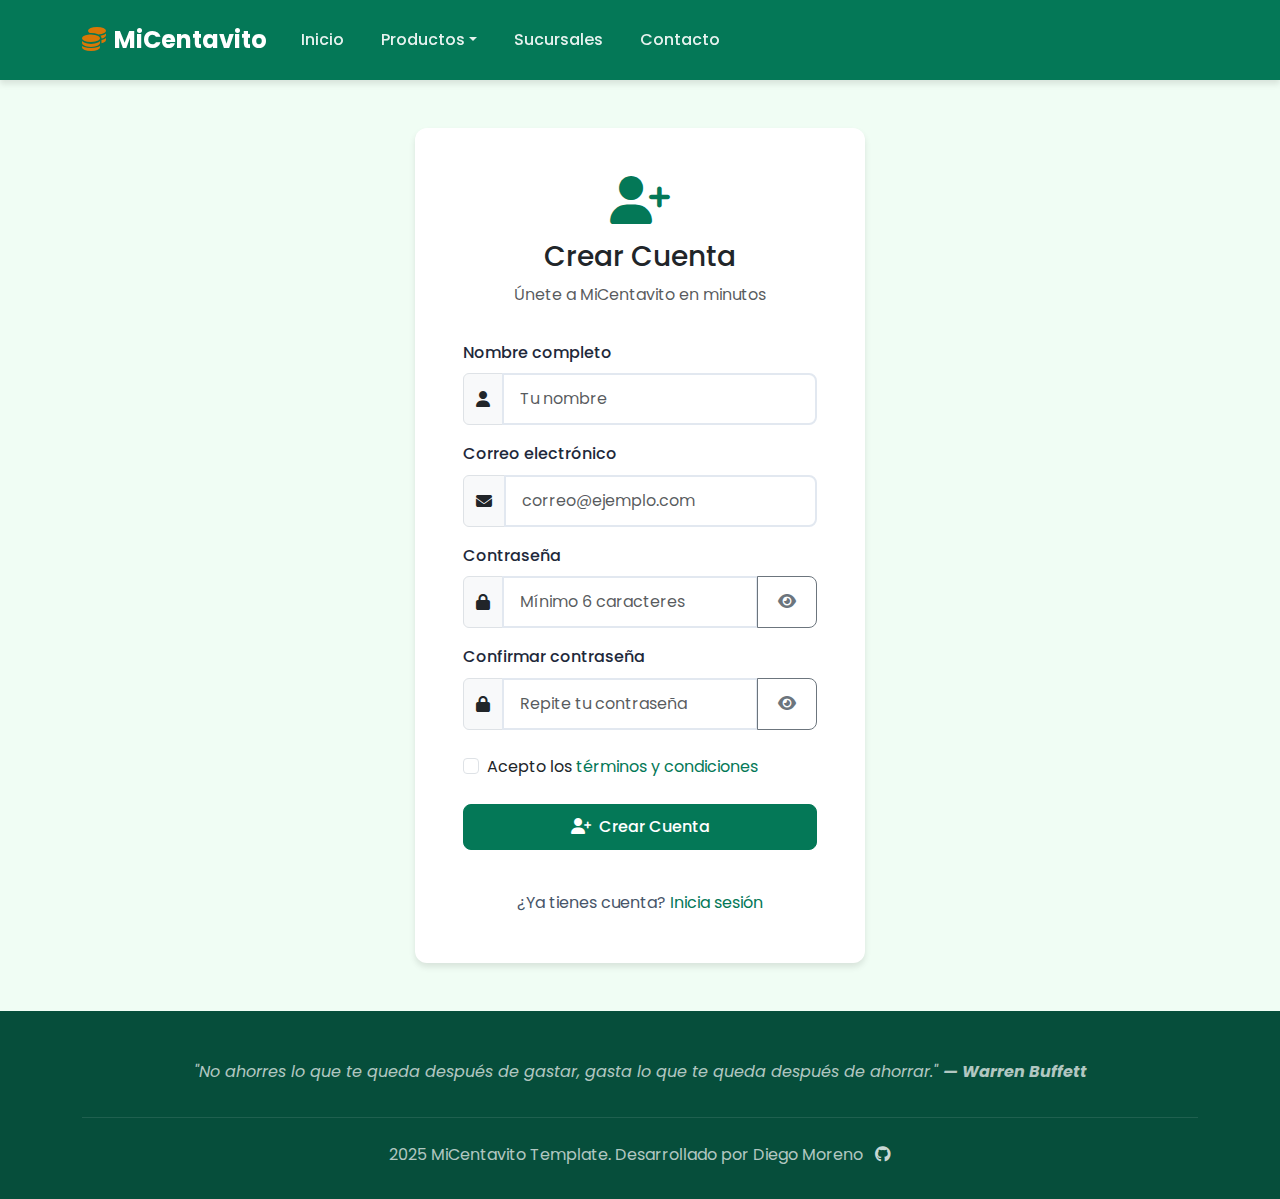
<file: pages/registro.html>
<!DOCTYPE html>
<html lang="es">
  <head>
    <meta charset="UTF-8" />
    <meta name="viewport" content="width=device-width, initial-scale=1, shrink-to-fit=no" />
    <title>Crear Cuenta | MiCentavito</title>
    <meta name="description" content="Abre tu cuenta en MiCentavito en minutos. Disfruta de banca en línea, tarjetas y más beneficios." />

    <!-- Bootstrap CSS -->
    <link href="https://cdn.jsdelivr.net/npm/bootstrap@5.3.3/dist/css/bootstrap.min.css" rel="stylesheet" crossorigin="anonymous" />

    <!-- Fuente Poppins -->
    <link rel="preconnect" href="https://fonts.googleapis.com" />
    <link rel="preconnect" href="https://fonts.gstatic.com" crossorigin />
    <link href="https://fonts.googleapis.com/css2?family=Poppins:wght@400;500;600;700&display=swap" rel="stylesheet" />

    <!-- Font Awesome -->
    <link rel="stylesheet" href="https://cdnjs.cloudflare.com/ajax/libs/font-awesome/6.5.2/css/all.min.css" crossorigin="anonymous" referrerpolicy="no-referrer" />

    <!-- Favicon -->
    <link rel="icon" type="image/png" href="../images/favicon.png" />

    <!-- CSS -->
    <link rel="stylesheet" href="../css/styles.css" />
  </head>

  <body class="container-full-height">
    <!-- Header -->
    <header>
      <nav class="navbar navbar-expand-lg navbar-dark sticky-top">
        <div class="container">
          <a class="navbar-brand" href="../index.html">
            <i class="fas fa-coins me-2"></i>MiCentavito
          </a>
          <button class="navbar-toggler" type="button" data-bs-toggle="collapse" data-bs-target="#navbarNav">
            <span class="navbar-toggler-icon"></span>
          </button>
          <div class="collapse navbar-collapse" id="navbarNav">
            <ul class="navbar-nav me-auto mb-2 mb-lg-0">
              <li class="nav-item">
                <a class="nav-link" href="../index.html">Inicio</a>
              </li>
              <li class="nav-item dropdown">
                <a class="nav-link dropdown-toggle" href="#" role="button" data-bs-toggle="dropdown">Productos</a>
                <ul class="dropdown-menu">
                  <li><a class="dropdown-item" href="cuentas.html"><i class="fas fa-piggy-bank me-2"></i>Cuentas</a></li>
                  <li><a class="dropdown-item" href="tarjetas.html"><i class="fas fa-credit-card me-2"></i>Tarjetas</a></li>
                </ul>
              </li>
              <li class="nav-item">
                <a class="nav-link" href="sucursales.html">Sucursales</a>
              </li>
              <li class="nav-item">
                <a class="nav-link" href="contacto.html">Contacto</a>
              </li>
            </ul>
          </div>
        </div>
      </nav>
    </header>

    <!-- Contenido principal -->
    <main>
      <section class="auth-section">
        <div class="container">
          <div class="row justify-content-center">
            <div class="col-lg-5 col-md-7">
              <div class="card auth-card">
                <div class="card-body p-4 p-md-5">
                  <!-- Header del formulario -->
                  <div class="auth-header">
                    <i class="fas fa-user-plus"></i>
                    <h1 class="h3">Crear Cuenta</h1>
                    <p class="text-muted">Únete a MiCentavito en minutos</p>
                  </div>

                  <!-- Formulario de registro -->
                  <form onsubmit="event.preventDefault(); registrarUsuario();">
                    <div class="mb-3">
                      <label for="nombre" class="form-label">Nombre completo</label>
                      <div class="input-group">
                        <span class="input-group-text"><i class="fas fa-user"></i></span>
                        <input type="text" class="form-control" id="nombre" placeholder="Tu nombre" required />
                      </div>
                    </div>

                    <div class="mb-3">
                      <label for="email" class="form-label">Correo electrónico</label>
                      <div class="input-group">
                        <span class="input-group-text"><i class="fas fa-envelope"></i></span>
                        <input type="email" class="form-control" id="email" placeholder="correo@ejemplo.com" required />
                      </div>
                    </div>

                    <div class="mb-3">
                      <label for="password" class="form-label">Contraseña</label>
                      <div class="input-group">
                        <span class="input-group-text"><i class="fas fa-lock"></i></span>
                        <input type="password" class="form-control" id="password" placeholder="Mínimo 6 caracteres" required />
                        <button class="btn btn-outline-secondary" type="button" onclick="togglePassword('password')">
                          <i class="fas fa-eye" id="password-icon"></i>
                        </button>
                      </div>
                    </div>

                    <div class="mb-4">
                      <label for="confirmPassword" class="form-label">Confirmar contraseña</label>
                      <div class="input-group">
                        <span class="input-group-text"><i class="fas fa-lock"></i></span>
                        <input type="password" class="form-control" id="confirmPassword" placeholder="Repite tu contraseña" required />
                        <button class="btn btn-outline-secondary" type="button" onclick="togglePassword('confirmPassword')">
                          <i class="fas fa-eye" id="confirmPassword-icon"></i>
                        </button>
                      </div>
                    </div>

                    <div class="form-check mb-4">
                      <input class="form-check-input" type="checkbox" id="terminos" required />
                      <label class="form-check-label" for="terminos">
                        Acepto los <a href="#">términos y condiciones</a>
                      </label>
                    </div>

                    <button type="submit" class="btn btn-primary w-100 mb-3">
                      <i class="fas fa-user-plus me-2"></i>Crear Cuenta
                    </button>
                  </form>

                  <!-- Contenedor de alertas -->
                  <div id="registerAlertContainer"></div>

                  <!-- Link a login -->
                  <div class="text-center mt-4">
                    <p class="mb-0">¿Ya tienes cuenta? <a href="login.html">Inicia sesión</a></p>
                  </div>
                </div>
              </div>
            </div>
          </div>
        </div>
      </section>
    </main>

    <!-- Footer -->
    <footer class="mt-auto">
      <div class="container">
        <div class="text-center mb-3">
          <p class="fst-italic mb-0" style="color: rgba(255,255,255,0.7);" id="fraseMotivacional"></p>
        </div>
        <div class="footer-bottom text-center">
          <p class="mb-0">2025 MiCentavito Template. Desarrollado por Diego Moreno <a href="https://github.com/damorenom" target="_blank" class="ms-2"><i class="fab fa-github"></i></a></p>
        </div>
      </div>
    </footer>

    <!-- Bootstrap JS -->
    <script src="https://cdn.jsdelivr.net/npm/bootstrap@5.3.3/dist/js/bootstrap.bundle.min.js" crossorigin="anonymous"></script>
    <script src="../js/scripts.js"></script>
  </body>
</html>
</file>
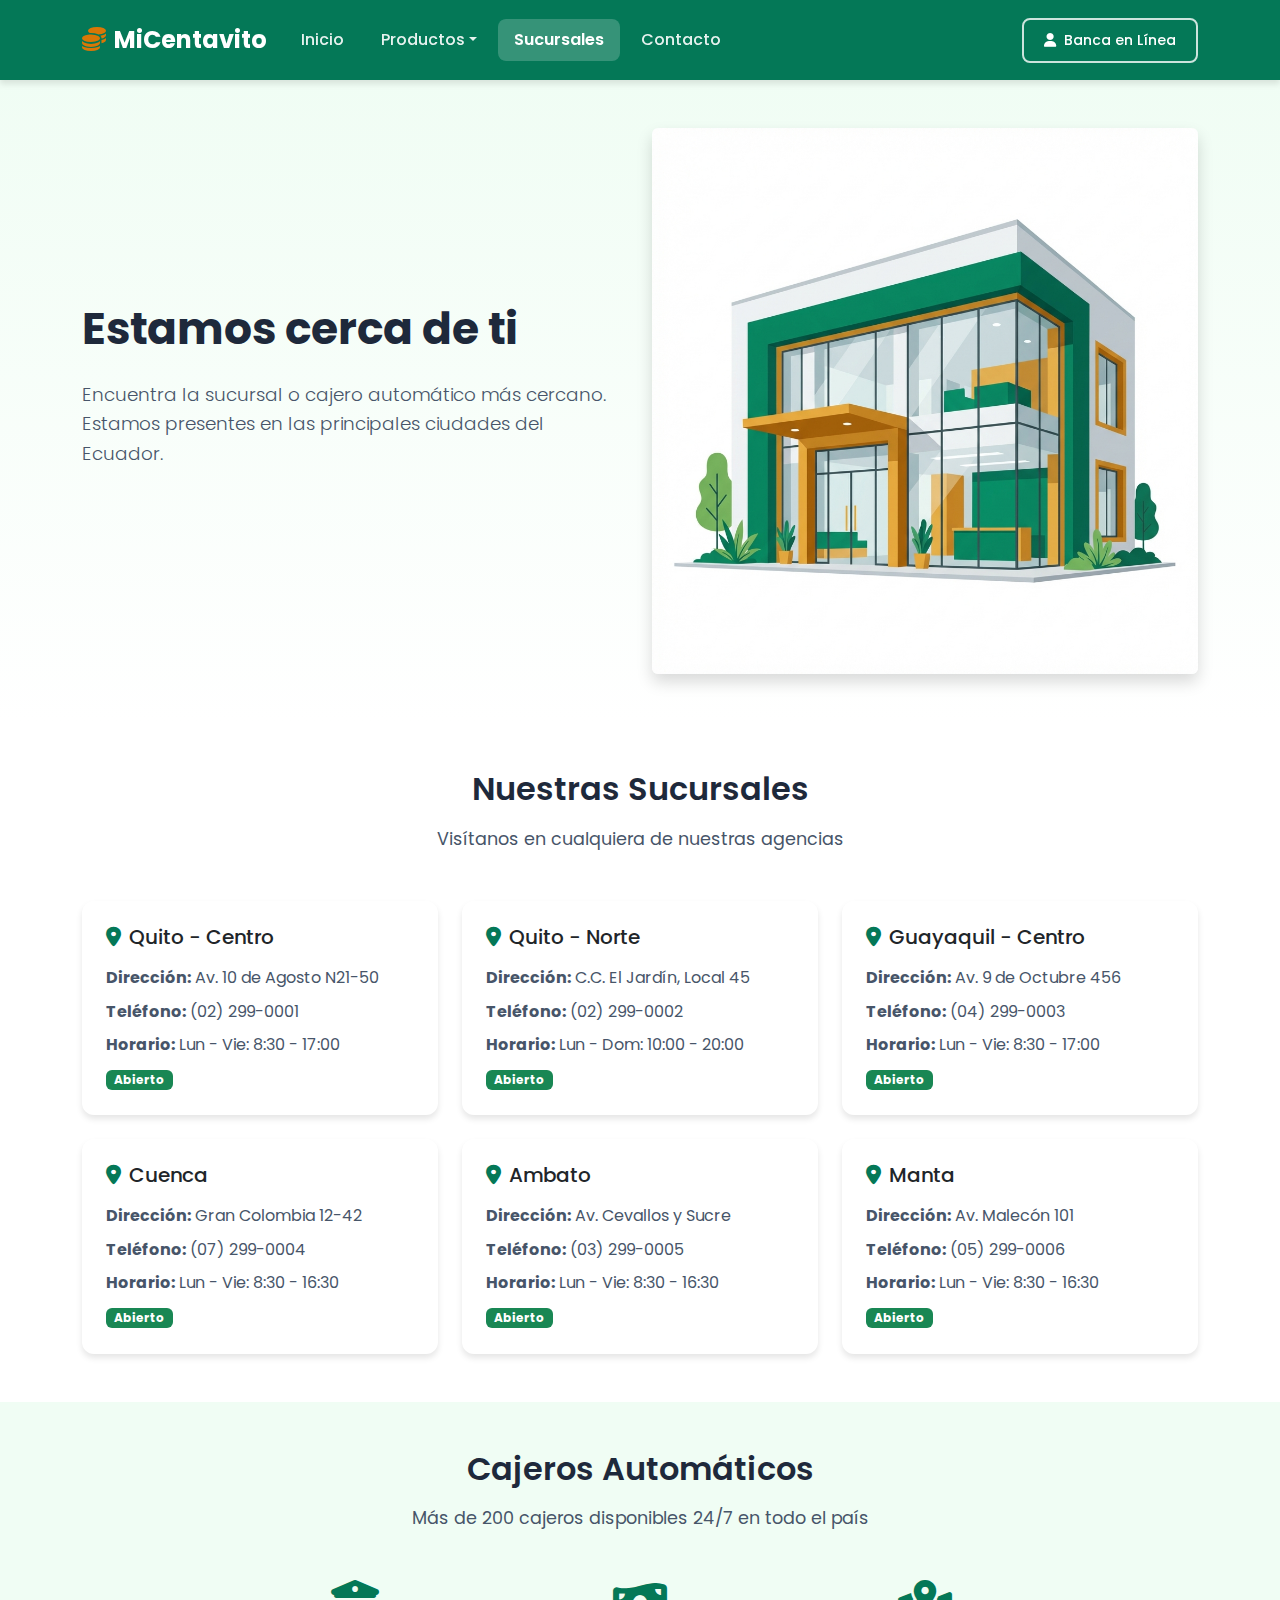
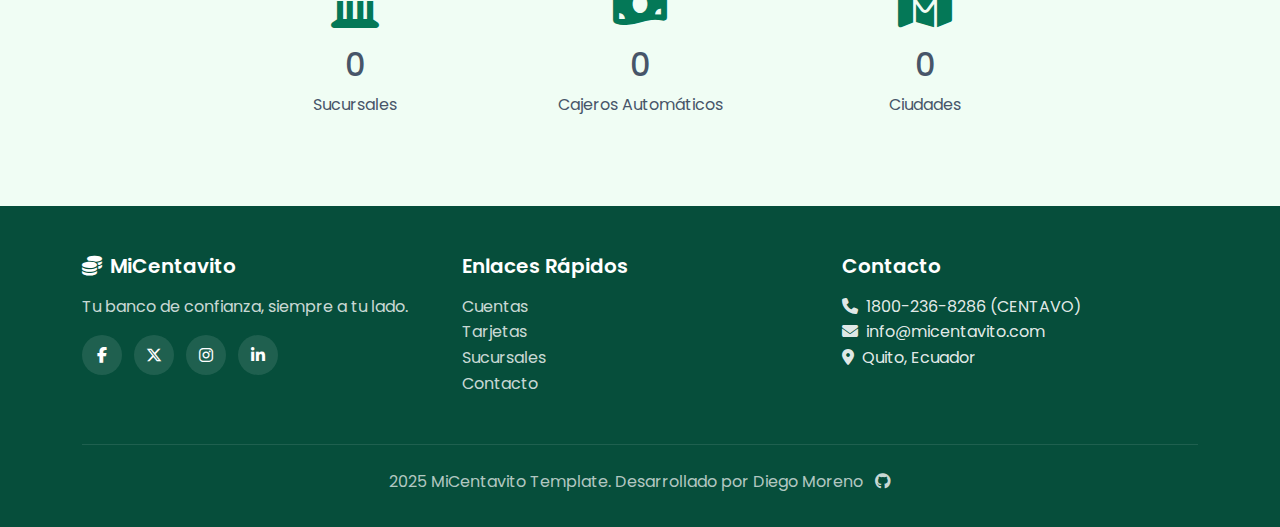
<file: pages/sucursales.html>
<!DOCTYPE html>
<html lang="es">
  <head>
    <meta charset="UTF-8" />
    <meta name="viewport" content="width=device-width, initial-scale=1, shrink-to-fit=no" />
    <title>Sucursales | MiCentavito</title>
    <meta name="description" content="Encuentra la sucursal MiCentavito más cercana. Estamos en las principales ciudades del Ecuador." />

    <!-- Bootstrap CSS -->
    <link href="https://cdn.jsdelivr.net/npm/bootstrap@5.3.3/dist/css/bootstrap.min.css" rel="stylesheet" crossorigin="anonymous" />

    <!-- Fuente Poppins -->
    <link rel="preconnect" href="https://fonts.googleapis.com" />
    <link rel="preconnect" href="https://fonts.gstatic.com" crossorigin />
    <link href="https://fonts.googleapis.com/css2?family=Poppins:wght@400;500;600;700&display=swap" rel="stylesheet" />

    <!-- Font Awesome -->
    <link rel="stylesheet" href="https://cdnjs.cloudflare.com/ajax/libs/font-awesome/6.5.2/css/all.min.css" crossorigin="anonymous" referrerpolicy="no-referrer" />

    <!-- Favicon -->
    <link rel="icon" type="image/png" href="../images/favicon.png" />

    <!-- CSS -->
    <link rel="stylesheet" href="../css/styles.css" />
  </head>

  <body class="container-full-height">
    <!-- Header -->
    <header>
      <nav class="navbar navbar-expand-lg navbar-dark sticky-top">
        <div class="container">
          <a class="navbar-brand" href="../index.html">
            <i class="fas fa-coins me-2"></i>MiCentavito
          </a>
          <button class="navbar-toggler" type="button" data-bs-toggle="collapse" data-bs-target="#navbarNav">
            <span class="navbar-toggler-icon"></span>
          </button>
          <div class="collapse navbar-collapse" id="navbarNav">
            <ul class="navbar-nav me-auto mb-2 mb-lg-0">
              <li class="nav-item">
                <a class="nav-link" href="../index.html">Inicio</a>
              </li>
              <li class="nav-item dropdown">
                <a class="nav-link dropdown-toggle" href="#" role="button" data-bs-toggle="dropdown">Productos</a>
                <ul class="dropdown-menu">
                  <li><a class="dropdown-item" href="cuentas.html"><i class="fas fa-piggy-bank me-2"></i>Cuentas</a></li>
                  <li><a class="dropdown-item" href="tarjetas.html"><i class="fas fa-credit-card me-2"></i>Tarjetas</a></li>
                </ul>
              </li>
              <li class="nav-item">
                <a class="nav-link active" href="sucursales.html">Sucursales</a>
              </li>
              <li class="nav-item">
                <a class="nav-link" href="contacto.html">Contacto</a>
              </li>
            </ul>
            <div id="userNavArea">
              <a href="login.html" class="btn btn-outline-light btn-sm"><i class="fas fa-user me-1"></i> Banca en Línea</a>
            </div>
          </div>
        </div>
      </nav>
    </header>

    <!-- Contenido principal -->
    <main>
      <!-- Hero de sucursales -->
      <section class="hero-section py-5">
        <div class="container">
          <div class="row align-items-center">
            <div class="col-lg-6 mb-4 mb-lg-0">
              <h1>Estamos cerca de ti</h1>
              <p class="lead">
                Encuentra la sucursal o cajero automático más cercano. 
                Estamos presentes en las principales ciudades del Ecuador.
              </p>
            </div>
            <div class="col-lg-6">
              <img src="../images/sucursal-banner.png" alt="Sucursal bancaria moderna" class="img-fluid rounded shadow" />
            </div>
          </div>
        </div>
      </section>

      <!-- Lista de sucursales -->
      <section class="py-5 bg-light">
        <div class="container">
          <div class="section-title">
            <h2>Nuestras Sucursales</h2>
            <p>Visítanos en cualquiera de nuestras agencias</p>
          </div>
          <div class="row g-4">
            <!-- Quito -->
            <article class="col-md-4">
              <div class="card h-100">
                <div class="card-body">
                  <h3 class="h5 mb-3"><i class="fas fa-map-marker-alt me-2" style="color: var(--color-primario);"></i>Quito - Centro</h3>
                  <p class="mb-2"><strong>Dirección:</strong> Av. 10 de Agosto N21-50</p>
                  <p class="mb-2"><strong>Teléfono:</strong> (02) 299-0001</p>
                  <p class="mb-2"><strong>Horario:</strong> Lun - Vie: 8:30 - 17:00</p>
                  <span class="badge bg-success">Abierto</span>
                </div>
              </div>
            </article>
            <!-- Quito Norte -->
            <article class="col-md-4">
              <div class="card h-100">
                <div class="card-body">
                  <h3 class="h5 mb-3"><i class="fas fa-map-marker-alt me-2" style="color: var(--color-primario);"></i>Quito - Norte</h3>
                  <p class="mb-2"><strong>Dirección:</strong> C.C. El Jardín, Local 45</p>
                  <p class="mb-2"><strong>Teléfono:</strong> (02) 299-0002</p>
                  <p class="mb-2"><strong>Horario:</strong> Lun - Dom: 10:00 - 20:00</p>
                  <span class="badge bg-success">Abierto</span>
                </div>
              </div>
            </article>
            <!-- Guayaquil -->
            <article class="col-md-4">
              <div class="card h-100">
                <div class="card-body">
                  <h3 class="h5 mb-3"><i class="fas fa-map-marker-alt me-2" style="color: var(--color-primario);"></i>Guayaquil - Centro</h3>
                  <p class="mb-2"><strong>Dirección:</strong> Av. 9 de Octubre 456</p>
                  <p class="mb-2"><strong>Teléfono:</strong> (04) 299-0003</p>
                  <p class="mb-2"><strong>Horario:</strong> Lun - Vie: 8:30 - 17:00</p>
                  <span class="badge bg-success">Abierto</span>
                </div>
              </div>
            </article>
            <!-- Cuenca -->
            <article class="col-md-4">
              <div class="card h-100">
                <div class="card-body">
                  <h3 class="h5 mb-3"><i class="fas fa-map-marker-alt me-2" style="color: var(--color-primario);"></i>Cuenca</h3>
                  <p class="mb-2"><strong>Dirección:</strong> Gran Colombia 12-42</p>
                  <p class="mb-2"><strong>Teléfono:</strong> (07) 299-0004</p>
                  <p class="mb-2"><strong>Horario:</strong> Lun - Vie: 8:30 - 16:30</p>
                  <span class="badge bg-success">Abierto</span>
                </div>
              </div>
            </article>
            <!-- Ambato -->
            <article class="col-md-4">
              <div class="card h-100">
                <div class="card-body">
                  <h3 class="h5 mb-3"><i class="fas fa-map-marker-alt me-2" style="color: var(--color-primario);"></i>Ambato</h3>
                  <p class="mb-2"><strong>Dirección:</strong> Av. Cevallos y Sucre</p>
                  <p class="mb-2"><strong>Teléfono:</strong> (03) 299-0005</p>
                  <p class="mb-2"><strong>Horario:</strong> Lun - Vie: 8:30 - 16:30</p>
                  <span class="badge bg-success">Abierto</span>
                </div>
              </div>
            </article>
            <!-- Manta -->
            <article class="col-md-4">
              <div class="card h-100">
                <div class="card-body">
                  <h3 class="h5 mb-3"><i class="fas fa-map-marker-alt me-2" style="color: var(--color-primario);"></i>Manta</h3>
                  <p class="mb-2"><strong>Dirección:</strong> Av. Malecón 101</p>
                  <p class="mb-2"><strong>Teléfono:</strong> (05) 299-0006</p>
                  <p class="mb-2"><strong>Horario:</strong> Lun - Vie: 8:30 - 16:30</p>
                  <span class="badge bg-success">Abierto</span>
                </div>
              </div>
            </article>
          </div>
        </div>
      </section>

      <!-- Cajeros automáticos -->
      <section class="py-5">
        <div class="container">
          <div class="section-title">
            <h2>Cajeros Automáticos</h2>
            <p>Más de 200 cajeros disponibles 24/7 en todo el país</p>
          </div>
          <div class="row justify-content-center text-center">
            <div class="col-md-3 mb-4">
              <div class="mb-3">
                <i class="fas fa-university fa-3x" style="color: var(--color-primario);"></i>
              </div>
              <h4 class="h2" data-contador="45" data-sufijo="">0</h4>
              <p>Sucursales</p>
            </div>
            <div class="col-md-3 mb-4">
              <div class="mb-3">
                <i class="fas fa-money-bill-wave fa-3x" style="color: var(--color-primario);"></i>
              </div>
              <h4 class="h2" data-contador="200" data-sufijo="+">0</h4>
              <p>Cajeros Automáticos</p>
            </div>
            <div class="col-md-3 mb-4">
              <div class="mb-3">
                <i class="fas fa-map-marked-alt fa-3x" style="color: var(--color-primario);"></i>
              </div>
              <h4 class="h2" data-contador="22" data-sufijo="">0</h4>
              <p>Ciudades</p>
            </div>
          </div>
        </div>
      </section>
    </main>

    <!-- Footer -->
    <footer class="mt-auto">
      <div class="container">
        <div class="row">
          <div class="col-md-4 mb-4 mb-md-0">
            <h5><i class="fas fa-coins me-2"></i>MiCentavito</h5>
            <p class="mb-3">Tu banco de confianza, siempre a tu lado.</p>
            <div class="social-links">
              <a href="#" onclick="event.preventDefault(); mostrarAlerta('info', 'Síguenos en Facebook.');"><i class="fab fa-facebook-f"></i></a>
              <a href="#" onclick="event.preventDefault(); mostrarAlerta('info', 'Síguenos en X/Twitter.');"><i class="fab fa-x-twitter"></i></a>
              <a href="#" onclick="event.preventDefault(); mostrarAlerta('info', 'Síguenos en Instagram.');"><i class="fab fa-instagram"></i></a>
              <a href="#" onclick="event.preventDefault(); mostrarAlerta('info', 'Síguenos en LinkedIn.');"><i class="fab fa-linkedin-in"></i></a>
            </div>
          </div>
          <div class="col-md-4 mb-4 mb-md-0">
            <h5>Enlaces Rápidos</h5>
            <ul class="list-unstyled">
              <li><a href="cuentas.html">Cuentas</a></li>
              <li><a href="tarjetas.html">Tarjetas</a></li>
              <li><a href="sucursales.html">Sucursales</a></li>
              <li><a href="contacto.html">Contacto</a></li>
            </ul>
          </div>
          <div class="col-md-4">
            <h5>Contacto</h5>
            <ul class="list-unstyled">
              <li><i class="fas fa-phone me-2"></i>1800-236-8286 (CENTAVO)</li>
              <li><i class="fas fa-envelope me-2"></i>info@micentavito.com</li>
              <li><i class="fas fa-map-marker-alt me-2"></i>Quito, Ecuador</li>
            </ul>
          </div>
        </div>
        <div class="footer-bottom text-center">
          <p class="mb-0">2025 MiCentavito Template. Desarrollado por Diego Moreno <a href="https://github.com/damorenom" target="_blank" class="ms-2"><i class="fab fa-github"></i></a></p>
        </div>
      </div>
    </footer>

    <!-- Bootstrap JS -->
    <script src="https://cdn.jsdelivr.net/npm/bootstrap@5.3.3/dist/js/bootstrap.bundle.min.js" crossorigin="anonymous"></script>
    <script src="../js/scripts.js"></script>
  </body>
</html>
</file>
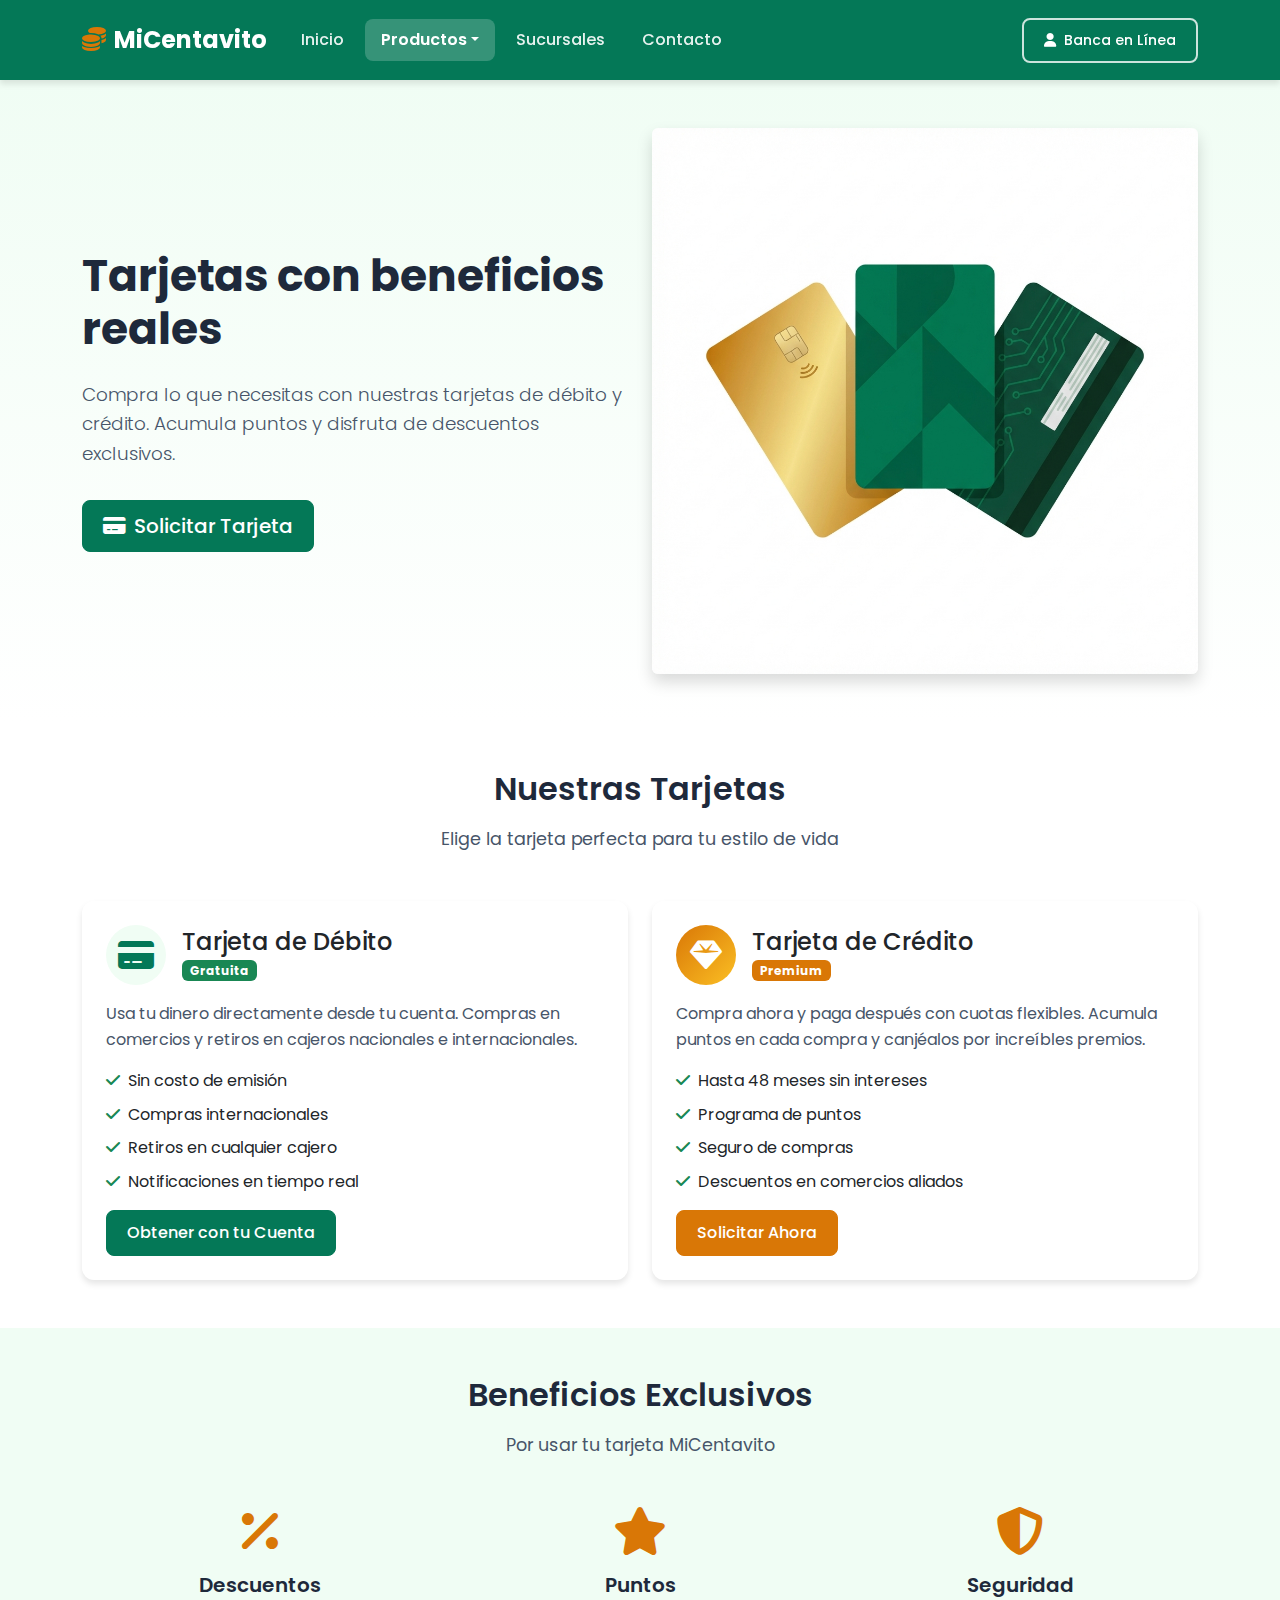
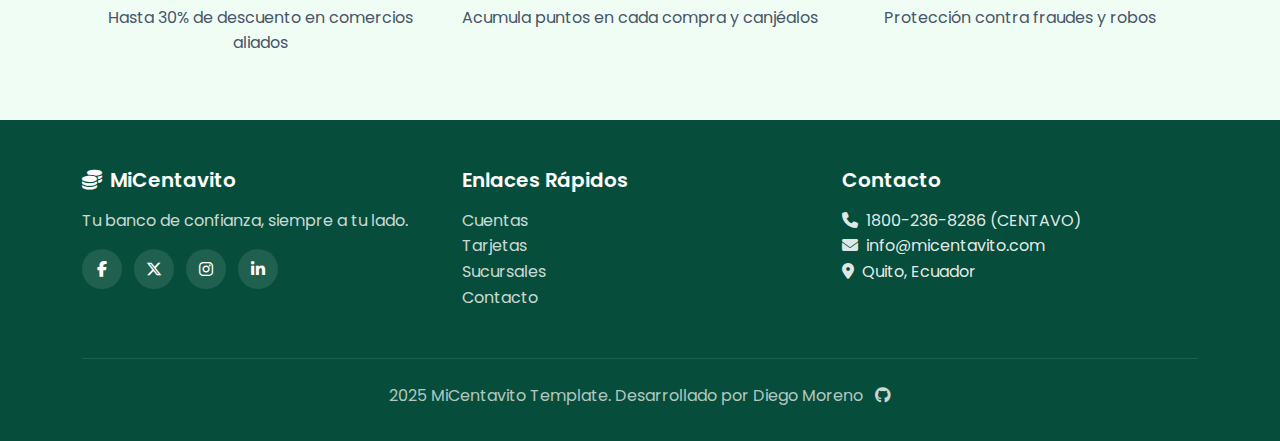
<file: pages/tarjetas.html>
<!DOCTYPE html>
<html lang="es">
  <head>
    <meta charset="UTF-8" />
    <meta name="viewport" content="width=device-width, initial-scale=1, shrink-to-fit=no" />
    <title>Tarjetas | MiCentavito</title>
    <meta name="description" content="Descubre nuestras tarjetas de débito y crédito. Beneficios exclusivos y promociones especiales." />

    <!-- Bootstrap CSS -->
    <link href="https://cdn.jsdelivr.net/npm/bootstrap@5.3.3/dist/css/bootstrap.min.css" rel="stylesheet" crossorigin="anonymous" />

    <!-- Fuente Poppins -->
    <link rel="preconnect" href="https://fonts.googleapis.com" />
    <link rel="preconnect" href="https://fonts.gstatic.com" crossorigin />
    <link href="https://fonts.googleapis.com/css2?family=Poppins:wght@400;500;600;700&display=swap" rel="stylesheet" />

    <!-- Font Awesome -->
    <link rel="stylesheet" href="https://cdnjs.cloudflare.com/ajax/libs/font-awesome/6.5.2/css/all.min.css" crossorigin="anonymous" referrerpolicy="no-referrer" />

    <!-- Favicon -->
    <link rel="icon" type="image/png" href="../images/favicon.png" />

    <!-- CSS -->
    <link rel="stylesheet" href="../css/styles.css" />
  </head>

  <body class="container-full-height">
    <!-- Header -->
    <header>
      <nav class="navbar navbar-expand-lg navbar-dark sticky-top">
        <div class="container">
          <a class="navbar-brand" href="../index.html">
            <i class="fas fa-coins me-2"></i>MiCentavito
          </a>
          <button class="navbar-toggler" type="button" data-bs-toggle="collapse" data-bs-target="#navbarNav">
            <span class="navbar-toggler-icon"></span>
          </button>
          <div class="collapse navbar-collapse" id="navbarNav">
            <ul class="navbar-nav me-auto mb-2 mb-lg-0">
              <li class="nav-item">
                <a class="nav-link" href="../index.html">Inicio</a>
              </li>
              <li class="nav-item dropdown">
                <a class="nav-link dropdown-toggle active" href="#" role="button" data-bs-toggle="dropdown">Productos</a>
                <ul class="dropdown-menu">
                  <li><a class="dropdown-item" href="cuentas.html"><i class="fas fa-piggy-bank me-2"></i>Cuentas</a></li>
                  <li><a class="dropdown-item" href="tarjetas.html"><i class="fas fa-credit-card me-2"></i>Tarjetas</a></li>
                </ul>
              </li>
              <li class="nav-item">
                <a class="nav-link" href="sucursales.html">Sucursales</a>
              </li>
              <li class="nav-item">
                <a class="nav-link" href="contacto.html">Contacto</a>
              </li>
            </ul>
            <div id="userNavArea">
              <a href="login.html" class="btn btn-outline-light btn-sm"><i class="fas fa-user me-1"></i> Banca en Línea</a>
            </div>
          </div>
        </div>
      </nav>
    </header>

    <!-- Contenido principal -->
    <main>
      <!-- Hero de tarjetas -->
      <section class="hero-section py-5">
        <div class="container">
          <div class="row align-items-center">
            <div class="col-lg-6 mb-4 mb-lg-0">
              <h1>Tarjetas con beneficios reales</h1>
              <p class="lead">
                Compra lo que necesitas con nuestras tarjetas de débito y crédito. 
                Acumula puntos y disfruta de descuentos exclusivos.
              </p>
              <a href="#" class="btn btn-primary btn-lg" onclick="event.preventDefault(); mostrarAlerta('info', 'Solicitud de tarjeta próximamente disponible.');">
                <i class="fas fa-credit-card me-2"></i>Solicitar Tarjeta
              </a>
            </div>
            <div class="col-lg-6">
              <img src="../images/tarjetas-banner.png" alt="Tarjetas de crédito y débito" class="img-fluid rounded shadow" />
            </div>
          </div>
        </div>
      </section>

      <!-- Tipos de tarjetas -->
      <section class="py-5 bg-light">
        <div class="container">
          <div class="section-title">
            <h2>Nuestras Tarjetas</h2>
            <p>Elige la tarjeta perfecta para tu estilo de vida</p>
          </div>
          <div class="row g-4">
            <!-- Tarjeta de Débito -->
            <article class="col-md-6">
              <div class="card h-100">
                <div class="card-body p-4">
                  <div class="d-flex align-items-center mb-3">
                    <div class="icon-wrapper me-3" style="width: 60px; height: 60px; background: var(--color-fondo); border-radius: 50%; display: flex; align-items: center; justify-content: center;">
                      <i class="fas fa-credit-card fa-2x" style="color: var(--color-primario);"></i>
                    </div>
                    <div>
                      <h3 class="h4 mb-0">Tarjeta de Débito</h3>
                      <span class="badge bg-success">Gratuita</span>
                    </div>
                  </div>
                  <p>Usa tu dinero directamente desde tu cuenta. Compras en comercios y retiros en cajeros nacionales e internacionales.</p>
                  <ul class="list-unstyled">
                    <li class="mb-2"><i class="fas fa-check text-success me-2"></i>Sin costo de emisión</li>
                    <li class="mb-2"><i class="fas fa-check text-success me-2"></i>Compras internacionales</li>
                    <li class="mb-2"><i class="fas fa-check text-success me-2"></i>Retiros en cualquier cajero</li>
                    <li class="mb-2"><i class="fas fa-check text-success me-2"></i>Notificaciones en tiempo real</li>
                  </ul>
                  <a href="registro.html" class="btn btn-primary">Obtener con tu Cuenta</a>
                </div>
              </div>
            </article>
            <!-- Tarjeta de Crédito -->
            <article class="col-md-6">
              <div class="card h-100">
                <div class="card-body p-4">
                  <div class="d-flex align-items-center mb-3">
                    <div class="icon-wrapper me-3" style="width: 60px; height: 60px; background: linear-gradient(135deg, var(--color-secundario), #fbbf24); border-radius: 50%; display: flex; align-items: center; justify-content: center;">
                      <i class="fas fa-gem fa-2x" style="color: white;"></i>
                    </div>
                    <div>
                      <h3 class="h4 mb-0">Tarjeta de Crédito</h3>
                      <span class="badge" style="background: var(--color-secundario);">Premium</span>
                    </div>
                  </div>
                  <p>Compra ahora y paga después con cuotas flexibles. Acumula puntos en cada compra y canjéalos por increíbles premios.</p>
                  <ul class="list-unstyled">
                    <li class="mb-2"><i class="fas fa-check text-success me-2"></i>Hasta 48 meses sin intereses</li>
                    <li class="mb-2"><i class="fas fa-check text-success me-2"></i>Programa de puntos</li>
                    <li class="mb-2"><i class="fas fa-check text-success me-2"></i>Seguro de compras</li>
                    <li class="mb-2"><i class="fas fa-check text-success me-2"></i>Descuentos en comercios aliados</li>
                  </ul>
                  <a href="#" class="btn btn-secondary" onclick="event.preventDefault(); mostrarAlerta('info', 'Solicitud de tarjeta próximamente disponible.');">Solicitar Ahora</a>
                </div>
              </div>
            </article>
          </div>
        </div>
      </section>

      <!-- Beneficios -->
      <section class="py-5">
        <div class="container">
          <div class="section-title">
            <h2>Beneficios Exclusivos</h2>
            <p>Por usar tu tarjeta MiCentavito</p>
          </div>
          <div class="row g-4">
            <div class="col-md-4 text-center">
              <div class="mb-3">
                <i class="fas fa-percentage fa-3x" style="color: var(--color-secundario);"></i>
              </div>
              <h5>Descuentos</h5>
              <p>Hasta 30% de descuento en comercios aliados</p>
            </div>
            <div class="col-md-4 text-center">
              <div class="mb-3">
                <i class="fas fa-star fa-3x" style="color: var(--color-secundario);"></i>
              </div>
              <h5>Puntos</h5>
              <p>Acumula puntos en cada compra y canjéalos</p>
            </div>
            <div class="col-md-4 text-center">
              <div class="mb-3">
                <i class="fas fa-shield-alt fa-3x" style="color: var(--color-secundario);"></i>
              </div>
              <h5>Seguridad</h5>
              <p>Protección contra fraudes y robos</p>
            </div>
          </div>
        </div>
      </section>
    </main>

    <!-- Footer -->
    <footer class="mt-auto">
      <div class="container">
        <div class="row">
          <div class="col-md-4 mb-4 mb-md-0">
            <h5><i class="fas fa-coins me-2"></i>MiCentavito</h5>
            <p class="mb-3">Tu banco de confianza, siempre a tu lado.</p>
            <div class="social-links">
              <a href="#" onclick="event.preventDefault(); mostrarAlerta('info', 'Síguenos en Facebook.');"><i class="fab fa-facebook-f"></i></a>
              <a href="#" onclick="event.preventDefault(); mostrarAlerta('info', 'Síguenos en X/Twitter.');"><i class="fab fa-x-twitter"></i></a>
              <a href="#" onclick="event.preventDefault(); mostrarAlerta('info', 'Síguenos en Instagram.');"><i class="fab fa-instagram"></i></a>
              <a href="#" onclick="event.preventDefault(); mostrarAlerta('info', 'Síguenos en LinkedIn.');"><i class="fab fa-linkedin-in"></i></a>
            </div>
          </div>
          <div class="col-md-4 mb-4 mb-md-0">
            <h5>Enlaces Rápidos</h5>
            <ul class="list-unstyled">
              <li><a href="cuentas.html">Cuentas</a></li>
              <li><a href="tarjetas.html">Tarjetas</a></li>
              <li><a href="sucursales.html">Sucursales</a></li>
              <li><a href="contacto.html">Contacto</a></li>
            </ul>
          </div>
          <div class="col-md-4">
            <h5>Contacto</h5>
            <ul class="list-unstyled">
              <li><i class="fas fa-phone me-2"></i>1800-236-8286 (CENTAVO)</li>
              <li><i class="fas fa-envelope me-2"></i>info@micentavito.com</li>
              <li><i class="fas fa-map-marker-alt me-2"></i>Quito, Ecuador</li>
            </ul>
          </div>
        </div>
        <div class="footer-bottom text-center">
          <p class="mb-0">2025 MiCentavito Template. Desarrollado por Diego Moreno <a href="https://github.com/damorenom" target="_blank" class="ms-2"><i class="fab fa-github"></i></a></p>
        </div>
      </div>
    </footer>

    <!-- Bootstrap JS -->
    <script src="https://cdn.jsdelivr.net/npm/bootstrap@5.3.3/dist/js/bootstrap.bundle.min.js" crossorigin="anonymous"></script>
    <script src="../js/scripts.js"></script>
  </body>
</html>
</file>
<file: css/styles.css>
/* VARIABLES DE COLOR - Paleta Verde Esmeralda/Dorado */
:root {
  /* Primarios - Verde Esmeralda (seguridad, dinero) */
  --color-primario: #047857;
  --color-primario-hover: #065f46;
  --color-primario-suave: #10b981;

  /* Secundarios - Dorado (prosperidad, confianza) */
  --color-secundario: #d97706;
  --color-secundario-hover: #b45309;

  /* Fondos */
  --color-fondo: #f0fdf4;
  --color-fondo-claro: #ffffff;
  --color-fondo-oscuro: #064e3b;

  /* Texto */
  --color-texto: #1e293b;
  --color-texto-secundario: #475569;
  --color-texto-claro: #ffffff;

  /* Efectos */
  --sombra-suave: 0 4px 6px rgba(0, 0, 0, 0.1);
  --sombra-media: 0 10px 15px rgba(0, 0, 0, 0.1);
  --transicion: all 0.3s ease;
  --border-radius: 12px;
}

/* ESTILOS GENERALES */
* {
  margin: 0;
  padding: 0;
  box-sizing: border-box;
}

body {
  background-color: var(--color-fondo);
  color: var(--color-texto-secundario);
  font-family: "Poppins", sans-serif;
  line-height: 1.6;
}

/* Contenedor de altura completa */
.container-full-height {
  min-height: 100vh;
  display: flex;
  flex-direction: column;
}

main {
  flex: 1;
}

/* TIPOGRAFÍA */
h1,
h2,
h3,
h4,
h5,
h6 {
  color: var(--color-texto);
  font-weight: 600;
  line-height: 1.2;
}

h1 {
  font-size: 2.5rem;
}
h2 {
  font-size: 2rem;
}
h3 {
  font-size: 1.5rem;
}

p {
  color: var(--color-texto-secundario);
}

a {
  color: var(--color-primario);
  text-decoration: none;
  transition: var(--transicion);
}

a:hover {
  color: var(--color-primario-hover);
}

/* NAVBAR */
.navbar {
  background-color: var(--color-primario) !important;
  padding: 1rem 0;
  box-shadow: var(--sombra-suave);
}

.navbar-brand {
  font-size: 1.5rem;
  font-weight: 700;
  color: var(--color-texto-claro) !important;
}

.navbar-brand i {
  color: var(--color-secundario);
}

.nav-link {
  color: rgba(255, 255, 255, 0.9) !important;
  font-weight: 500;
  padding: 0.5rem 1rem !important;
  transition: var(--transicion);
  border-radius: 8px;
  margin: 0 0.15rem;
}

.nav-link:hover {
  color: var(--color-texto-claro) !important;
  background: rgba(255, 255, 255, 0.1);
}

.nav-link.active {
  color: var(--color-texto-claro) !important;
  background: rgba(255, 255, 255, 0.2);
  font-weight: 600;
}

/* Dropdown del navbar */
.dropdown-menu {
  border: none;
  border-radius: var(--border-radius);
  box-shadow: var(--sombra-media);
  padding: 0.5rem;
}

.dropdown-item {
  border-radius: 8px;
  padding: 0.5rem 1rem;
  transition: var(--transicion);
}

.dropdown-item:hover {
  background-color: var(--color-fondo);
  color: var(--color-primario);
}

.dropdown-item i {
  width: 20px;
  color: var(--color-primario);
}

/* BOTONES */
.btn {
  border-radius: 8px;
  font-weight: 500;
  padding: 0.625rem 1.25rem;
  transition: var(--transicion);
}

.btn-primary {
  background-color: var(--color-primario);
  border-color: var(--color-primario);
  color: var(--color-texto-claro);
}

.btn-primary:hover {
  background-color: var(--color-primario-hover);
  border-color: var(--color-primario-hover);
  transform: translateY(-2px);
  box-shadow: var(--sombra-suave);
}

.btn-outline-primary {
  color: var(--color-primario);
  border: 2px solid var(--color-primario);
  background: transparent;
}

.btn-outline-primary:hover {
  background: var(--color-primario);
  border-color: var(--color-primario);
  color: var(--color-texto-claro);
  transform: translateY(-2px);
}

.btn-outline-light {
  color: var(--color-texto-claro);
  border: 2px solid rgba(255, 255, 255, 0.8);
}

.btn-outline-light:hover {
  background: var(--color-texto-claro);
  color: var(--color-primario);
  transform: translateY(-2px);
}

.btn-secondary {
  background-color: var(--color-secundario);
  border-color: var(--color-secundario);
  color: var(--color-texto-claro);
}

.btn-secondary:hover {
  background-color: var(--color-secundario-hover);
  border-color: var(--color-secundario-hover);
}

/* TARJETAS */
.card {
  background: var(--color-fondo-claro);
  border: none;
  border-radius: var(--border-radius);
  box-shadow: var(--sombra-suave);
  transition: var(--transicion);
  overflow: hidden;
}

.card:hover {
  transform: translateY(-5px);
  box-shadow: var(--sombra-media);
}

.card-body {
  padding: 1.5rem;
}

.card-title {
  color: var(--color-texto);
  font-weight: 600;
  margin-bottom: 0.75rem;
}

/* Tarjeta de producto bancario */
.product-card {
  text-align: center;
  padding: 2rem;
}

.product-card .icon-wrapper {
  width: 80px;
  height: 80px;
  background-color: var(--color-fondo);
  border-radius: 50%;
  display: flex;
  align-items: center;
  justify-content: center;
  margin: 0 auto 1.5rem;
  transition: var(--transicion);
}

.product-card:hover .icon-wrapper {
  background-color: var(--color-primario);
}

.product-card .icon-wrapper i {
  font-size: 2rem;
  color: var(--color-primario);
  transition: var(--transicion);
}

.product-card:hover .icon-wrapper i {
  color: var(--color-texto-claro);
}

/* HERO SECTION */
.hero-section {
  padding: 5rem 0;
  background: linear-gradient(
    180deg,
    var(--color-fondo) 0%,
    var(--color-fondo-claro) 100%
  );
  position: relative;
  overflow: hidden;
}

.hero-section h1 {
  font-size: 2.75rem;
  font-weight: 700;
  margin-bottom: 1.5rem;
  color: var(--color-texto);
}

.hero-section .lead {
  font-size: 1.15rem;
  color: var(--color-texto-secundario);
  margin-bottom: 2rem;
}

.hero-image {
  border-radius: var(--border-radius);
  box-shadow: var(--sombra-media);
}

/* SECCIONES */
section {
  padding: 4rem 0;
}

.section-title {
  text-align: center;
  margin-bottom: 3rem;
}

.section-title h2 {
  font-size: 2rem;
  margin-bottom: 1rem;
}

.section-title p {
  font-size: 1.1rem;
  max-width: 600px;
  margin: 0 auto;
}

/* Sección con fondo */
.bg-light {
  background-color: var(--color-fondo-claro) !important;
}

.bg-primary {
  background-color: var(--color-primario) !important;
}

.bg-dark {
  background-color: var(--color-fondo-oscuro) !important;
}

/* Texto en secciones con fondo verde */
.bg-primary .lead {
  color: rgba(255, 255, 255, 0.9) !important;
}

/* ESTADÍSTICAS (con animación de contador) */
.stats-section {
  background-color: var(--color-primario);
  padding: 3rem 0;
}

.stat-item {
  text-align: center;
  color: var(--color-texto-claro);
}

.stat-number {
  font-size: 2.5rem;
  font-weight: 700;
  display: block;
  margin-bottom: 0.5rem;
}

.stat-label {
  font-size: 1rem;
  opacity: 0.9;
}

/* FORMULARIOS */
.form-control,
.form-select {
  border: 2px solid #e2e8f0;
  border-radius: 8px;
  padding: 0.75rem 1rem;
  transition: var(--transicion);
}

.form-control:focus,
.form-select:focus {
  border-color: var(--color-primario);
  box-shadow: 0 0 0 4px rgba(4, 120, 87, 0.1);
}

.form-label {
  font-weight: 500;
  color: var(--color-texto);
  margin-bottom: 0.5rem;
}

/* Formulario de contacto */
.contact-form {
  background: var(--color-fondo-claro);
  padding: 2.5rem;
  border-radius: var(--border-radius);
  box-shadow: var(--sombra-media);
}

.contact-form:hover {
  transform: none;
}

/* FOOTER */
footer {
  background: var(--color-fondo-oscuro);
  color: rgba(255, 255, 255, 0.9);
  padding: 3rem 0 2rem;
}

footer p {
  color: rgba(255, 255, 255, 0.8);
}

footer h5 {
  color: var(--color-texto-claro);
  margin-bottom: 1rem;
}

footer a {
  color: rgba(255, 255, 255, 0.8);
}

footer a:hover {
  color: var(--color-secundario);
}

.social-links a {
  display: inline-flex;
  align-items: center;
  justify-content: center;
  width: 40px;
  height: 40px;
  background: rgba(255, 255, 255, 0.1);
  border-radius: 50%;
  margin-right: 0.5rem;
  transition: var(--transicion);
  color: white !important;
}

.social-links a:hover {
  background: var(--color-secundario);
  transform: translateY(-3px);
}

/* Social links en fondo claro (contacto) */
.social-links-light a {
  display: inline-flex;
  align-items: center;
  justify-content: center;
  width: 40px;
  height: 40px;
  background: var(--color-primario);
  border-radius: 50%;
  margin-right: 0.5rem;
  transition: var(--transicion);
  color: white !important;
}

.social-links-light a:hover {
  background: var(--color-secundario);
  transform: translateY(-3px);
}

.footer-bottom {
  border-top: 1px solid rgba(255, 255, 255, 0.1);
  padding-top: 1.5rem;
  margin-top: 2rem;
}

.footer-bottom p {
  color: rgba(255, 255, 255, 0.7);
}

/* PÁGINA DE LOGIN/REGISTRO */
.auth-section {
  min-height: calc(100vh - 200px);
  display: flex;
  align-items: center;
  padding: 3rem 0;
}

.auth-card {
  max-width: 450px;
  margin: 0 auto;
}

.auth-card:hover {
  transform: none;
}

.auth-header {
  text-align: center;
  margin-bottom: 2rem;
}

.auth-header i {
  font-size: 3rem;
  color: var(--color-primario);
  margin-bottom: 1rem;
}

/* Input con icono de ojo para contraseña */
.password-wrapper {
  position: relative;
}

.password-toggle {
  position: absolute;
  right: 12px;
  top: 50%;
  transform: translateY(-50%);
  background: none;
  border: none;
  color: var(--color-texto-secundario);
  cursor: pointer;
}

/* DASHBOARD */
.dashboard-header {
  background: linear-gradient(
    135deg,
    var(--color-primario) 0%,
    var(--color-primario-hover) 100%
  );
  color: var(--color-texto-claro);
  padding: 2rem 0;
}

.dashboard-header h1 {
  color: var(--color-texto-claro);
}

.balance-card {
  background: linear-gradient(
    135deg,
    var(--color-primario) 0%,
    var(--color-primario-suave) 100%
  );
  color: var(--color-texto-claro);
  border-radius: var(--border-radius);
  padding: 2rem;
}

.balance-card:hover {
  transform: none;
}

.balance-amount {
  font-size: 2.5rem;
  font-weight: 700;
  color: #ffffff;
}

.balance-label {
  opacity: 1;
  font-size: 0.9rem;
  color: rgba(255, 255, 255, 0.9);
}

/* Acciones rápidas del dashboard */
.quick-action {
  text-align: center;
  padding: 1.5rem;
  cursor: pointer;
}

.quick-action .icon-wrapper {
  width: 60px;
  height: 60px;
  background-color: var(--color-fondo);
  border-radius: 50%;
  display: flex;
  align-items: center;
  justify-content: center;
  margin: 0 auto 1rem;
  transition: var(--transicion);
}

.quick-action:hover .icon-wrapper {
  background-color: var(--color-primario);
}

.quick-action .icon-wrapper i {
  font-size: 1.5rem;
  color: var(--color-primario);
  transition: var(--transicion);
}

.quick-action:hover .icon-wrapper i {
  color: var(--color-texto-claro);
}

.quick-action span {
  font-weight: 500;
  color: var(--color-texto);
}

/* Lista de movimientos */
.movement-item {
  display: flex;
  justify-content: space-between;
  align-items: center;
  padding: 1rem 0;
  border-bottom: 1px solid #e2e8f0;
}

.movement-item:last-child {
  border-bottom: none;
}

.movement-info h6 {
  margin-bottom: 0.25rem;
  color: var(--color-texto);
}

.movement-info small {
  color: var(--color-texto-secundario);
}

.movement-amount {
  font-weight: 600;
}

.movement-amount.positive {
  color: var(--color-primario-suave);
}

.movement-amount.negative {
  color: #ef4444;
}

/* ANIMACIONES */
@keyframes fadeInUp {
  from {
    opacity: 0;
    transform: translateY(20px);
  }
  to {
    opacity: 1;
    transform: translateY(0);
  }
}

.fade-in-up {
  animation: fadeInUp 0.6s ease-out forwards;
}

/* RESPONSIVE */
@media (max-width: 992px) {
  .hero-section h1 {
    font-size: 2.25rem;
  }

  section {
    padding: 3rem 0;
  }
}

@media (max-width: 768px) {
  .hero-section {
    padding: 3rem 0;
    text-align: center;
  }

  .hero-section h1 {
    font-size: 2rem;
  }

  .hero-image {
    margin-top: 2rem;
  }

  .section-title h2 {
    font-size: 1.75rem;
  }

  .stat-number {
    font-size: 2rem;
  }

  .balance-amount {
    font-size: 2rem;
  }
}

/* ACORDEÓN FAQ - Colores verdes */
.accordion-button:not(.collapsed) {
  background-color: var(--color-primario);
  color: var(--color-texto-claro);
}

.accordion-button:focus {
  border-color: var(--color-primario);
  box-shadow: 0 0 0 0.25rem rgba(4, 120, 87, 0.25);
}

.accordion-body {
  color: var(--color-texto-secundario);
  background-color: white;
}
</file>
